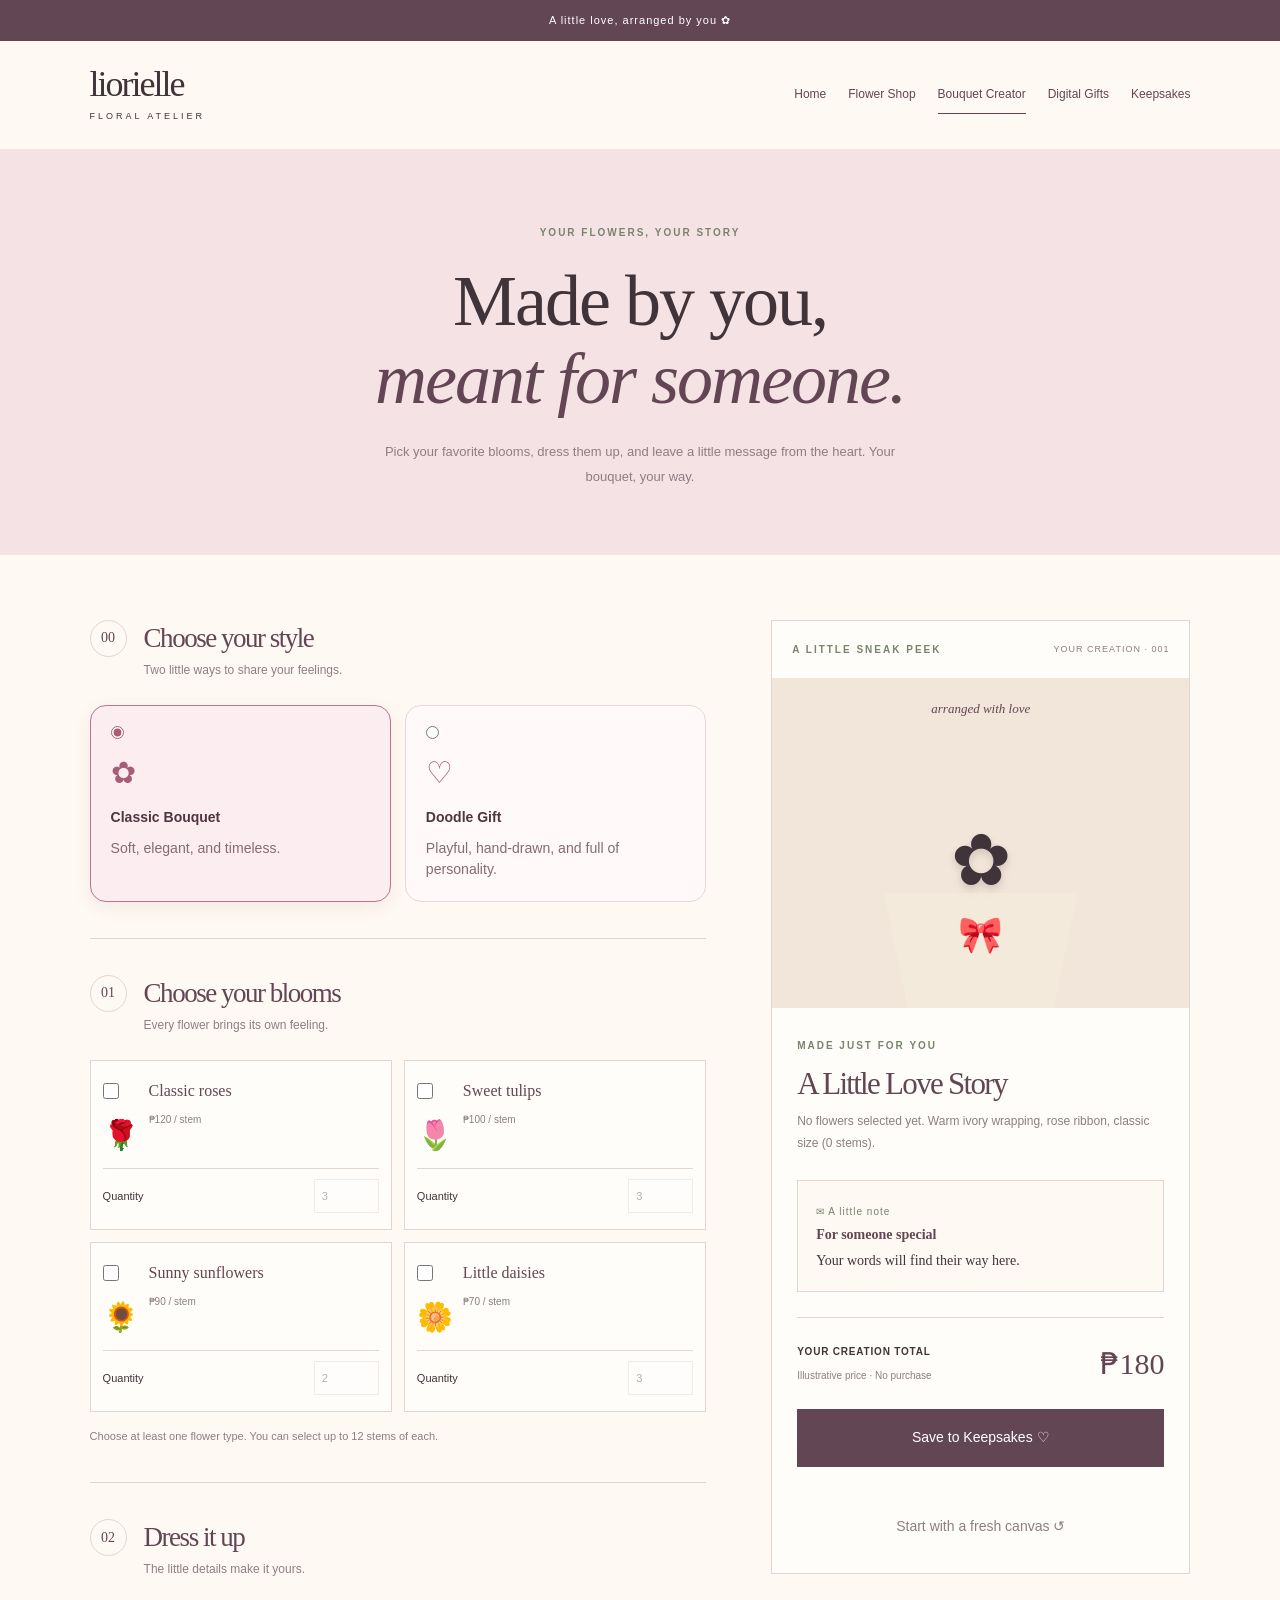
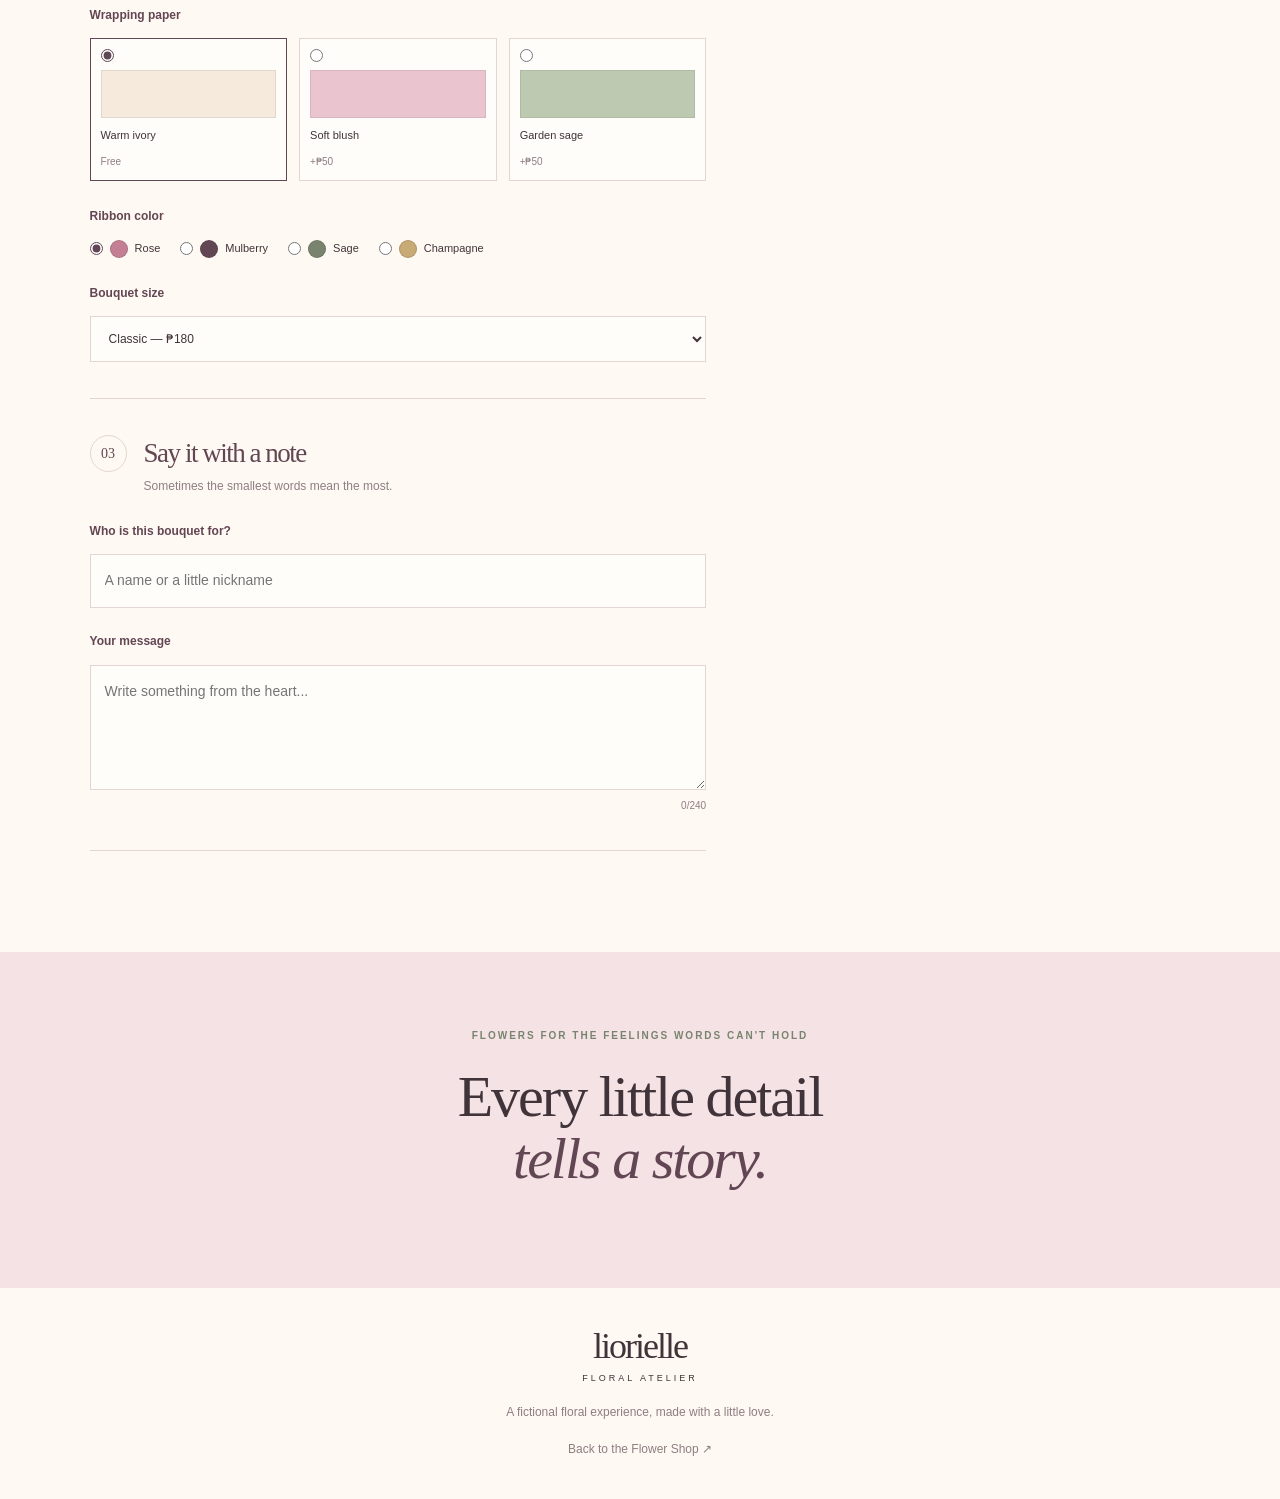
<file: create.html>
<!DOCTYPE html>
<html lang="en">
<head>
    <meta charset="UTF-8">
    <meta name="viewport" content="width=device-width, initial-scale=1.0">
    <meta name="theme-color" content="#F4E2E5">
    <meta name="description" content="Create a bouquet that feels like you at Liorielle Floral Atelier.">
    <title>Bouquet Creator — Liorielle Floral Atelier</title>
    <link rel="stylesheet" href="style.css">
    <script src="script.js" defer></script>
</head>

<body class="creator-page">
    <div class="creator-announcement">
        A little love, arranged by you ✿
    </div>

    <header class="creator-header">
        <a class="creator-logo" href="index.html">
            <span>liorielle</span>
            <small>FLORAL ATELIER</small>
        </a>

        <nav class="creator-nav" aria-label="Main navigation">
            <a href="index.html">Home</a>
            <a href="shop.html">Flower Shop</a>
            <a href="create.html" class="active" aria-current="page">Bouquet Creator</a>
            <a href="gifts.html">Digital Gifts</a>
            <a href="keepsakes.html">Keepsakes</a>
        </nav>
    </header>

    <main>
        <section class="creator-intro">
            <p class="creator-eyebrow">YOUR FLOWERS, YOUR STORY</p>
            <h1>Made by you,<br><em>meant for someone.</em></h1>
            <p>
                Pick your favorite blooms, dress them up, and leave a little
                message from the heart. Your bouquet, your way.
            </p>
        </section>

        <section class="creator-workspace">
            <div class="creator-options">

                <!-- STEP 00: Choose your bouquet style -->
                <section class="creator-step creator-style-step">
                    <div class="creator-step-heading">
                        <span class="creator-step-number">00</span>
                        <div>
                            <h2>Choose your style</h2>
                            <p>Two little ways to share your feelings.</p>
                        </div>
                    </div>

                    <div class="creator-style-options">
                        <label class="creator-style-option active">
                            <input
                                type="radio"
                                name="bouquet-style"
                                value="classic"
                                checked
                            >
                            <span class="creator-style-icon">✿</span>
                            <span class="creator-style-name">Classic Bouquet</span>
                            <span class="creator-style-description">
                                Soft, elegant, and timeless.
                            </span>
                        </label>

                        <label class="creator-style-option">
                            <input
                                type="radio"
                                name="bouquet-style"
                                value="doodle"
                            >
                            <span class="creator-style-icon">♡</span>
                            <span class="creator-style-name">Doodle Gift</span>
                            <span class="creator-style-description">
                                Playful, hand-drawn, and full of personality.
                            </span>
                        </label>
                    </div>
                </section>

                <!-- STEP 01: Choose your blooms -->
                <section class="creator-step">
                    <div class="creator-step-heading">
                        <span class="creator-step-number">01</span>
                        <div>
                            <h2>Choose your blooms</h2>
                            <p>Every flower brings its own feeling.</p>
                        </div>
                    </div>

                    <div class="creator-flower-options">
                        <label class="creator-flower-option">
                            <input type="checkbox" name="flower" value="rose">
                            <span class="creator-flower-emoji">🌹</span>
                            <span class="creator-flower-name">Classic roses</span>
                            <span class="creator-flower-price">₱120 / stem</span>
                            <span class="creator-quantity">
                                <span>Quantity</span>
                                <input type="number" name="qty-rose" min="1" max="12" value="3" disabled>
                            </span>
                        </label>

                        <label class="creator-flower-option">
                            <input type="checkbox" name="flower" value="tulip">
                            <span class="creator-flower-emoji">🌷</span>
                            <span class="creator-flower-name">Sweet tulips</span>
                            <span class="creator-flower-price">₱100 / stem</span>
                            <span class="creator-quantity">
                                <span>Quantity</span>
                                <input type="number" name="qty-tulip" min="1" max="12" value="3" disabled>
                            </span>
                        </label>

                        <label class="creator-flower-option">
                            <input type="checkbox" name="flower" value="sunflower">
                            <span class="creator-flower-emoji">🌻</span>
                            <span class="creator-flower-name">Sunny sunflowers</span>
                            <span class="creator-flower-price">₱90 / stem</span>
                            <span class="creator-quantity">
                                <span>Quantity</span>
                                <input type="number" name="qty-sunflower" min="1" max="12" value="2" disabled>
                            </span>
                        </label>

                        <label class="creator-flower-option">
                            <input type="checkbox" name="flower" value="daisy">
                            <span class="creator-flower-emoji">🌼</span>
                            <span class="creator-flower-name">Little daisies</span>
                            <span class="creator-flower-price">₱70 / stem</span>
                            <span class="creator-quantity">
                                <span>Quantity</span>
                                <input type="number" name="qty-daisy" min="1" max="12" value="3" disabled>
                            </span>
                        </label>
                    </div>

                    <p class="creator-hint">
                        Choose at least one flower type. You can select up to 12 stems of each.
                    </p>
                </section>

                <!-- STEP 02: Dress it up -->
                <section class="creator-step">
                    <div class="creator-step-heading">
                        <span class="creator-step-number">02</span>
                        <div>
                            <h2>Dress it up</h2>
                            <p>The little details make it yours.</p>
                        </div>
                    </div>

                    <fieldset class="creator-fieldset">
                        <legend>Wrapping paper</legend>
                        <div class="creator-swatches">
                            <label class="creator-swatch">
                                <input type="radio" name="wrapping" value="ivory" checked>
                                <span class="creator-swatch-color swatch-ivory"></span>
                                <span>Warm ivory</span>
                                <small>Free</small>
                            </label>

                            <label class="creator-swatch">
                                <input type="radio" name="wrapping" value="blush">
                                <span class="creator-swatch-color swatch-blush"></span>
                                <span>Soft blush</span>
                                <small>+₱50</small>
                            </label>

                            <label class="creator-swatch">
                                <input type="radio" name="wrapping" value="sage">
                                <span class="creator-swatch-color swatch-sage"></span>
                                <span>Garden sage</span>
                                <small>+₱50</small>
                            </label>
                        </div>
                    </fieldset>

                    <fieldset class="creator-fieldset">
                        <legend>Ribbon color</legend>
                        <div class="creator-ribbon-options">
                            <label>
                                <input type="radio" name="ribbon" value="rose" checked>
                                <span class="ribbon-rose"></span> Rose
                            </label>
                            <label>
                                <input type="radio" name="ribbon" value="mulberry">
                                <span class="ribbon-mulberry"></span> Mulberry
                            </label>
                            <label>
                                <input type="radio" name="ribbon" value="sage">
                                <span class="ribbon-sage"></span> Sage
                            </label>
                            <label>
                                <input type="radio" name="ribbon" value="gold">
                                <span class="ribbon-gold"></span> Champagne
                            </label>
                        </div>
                    </fieldset>

                    <label class="creator-select-label" for="bouquet-size">
                        Bouquet size
                    </label>
                    <select id="bouquet-size">
                        <option value="petite">Petite — ₱100</option>
                        <option value="classic" selected>Classic — ₱180</option>
                        <option value="grand">Grand — ₱300</option>
                    </select>
                </section>

                <!-- STEP 03: Add a personal note -->
                <section class="creator-step">
                    <div class="creator-step-heading">
                        <span class="creator-step-number">03</span>
                        <div>
                            <h2>Say it with a note</h2>
                            <p>Sometimes the smallest words mean the most.</p>
                        </div>
                    </div>

                    <label class="creator-select-label" for="note-recipient">
                        Who is this bouquet for?
                    </label>
                    <input
                        class="creator-text-input"
                        id="note-recipient"
                        type="text"
                        maxlength="60"
                        placeholder="A name or a little nickname"
                    >

                    <label class="creator-select-label" for="bouquet-note">
                        Your message
                    </label>
                    <textarea
                        class="creator-textarea"
                        id="bouquet-note"
                        maxlength="240"
                        rows="4"
                        placeholder="Write something from the heart..."
                    ></textarea>

                    <div class="creator-character-count">
                        <span id="note-count">0</span>/240
                    </div>
                </section>
            </div>

            <!-- Bouquet preview -->
            <aside class="creator-preview-panel">
                <div class="creator-preview-top">
                    <p class="creator-eyebrow">A LITTLE SNEAK PEEK</p>
                    <span>YOUR CREATION · 001</span>
                </div>

                <div
                    class="creator-preview-art"
                    id="creator-preview-art"
                    data-wrapping="ivory"
                >
                    <div class="creator-preview-caption">arranged with love</div>

                    <div class="creator-bouquet" id="creator-bouquet" aria-live="polite">
                        <span class="preview-flower">🌹</span>
                        <span class="preview-flower">🌹</span>
                        <span class="preview-flower">🌷</span>
                    </div>

                    <div class="creator-wrap-shape"></div>
                    <div class="creator-ribbon-bow" id="creator-ribbon-bow">🎀</div>
                </div>

                <div class="creator-preview-details">
                    <span class="creator-eyebrow">MADE JUST FOR YOU</span>
                    <h2 id="preview-title">A Little Love Story</h2>
                    <p id="preview-summary">
                        A thoughtful mix of your favorite blooms.
                    </p>

                    <div class="creator-note-preview">
                        <span>✉ A little note</span>
                        <p id="preview-recipient">For someone special</p>
                        <p id="preview-message">Your words will find their way here.</p>
                    </div>

                    <div class="creator-price-row">
                        <div>
                            <span>YOUR CREATION TOTAL</span>
                            <small>Illustrative price · No purchase</small>
                        </div>
                        <strong id="creator-total">₱640</strong>
                    </div>

                    <button class="creator-save-button" type="button" id="save-bouquet">
                        Save to Keepsakes ♡
                    </button>

                    <p
                        class="creator-save-status"
                        id="creator-save-status"
                        role="status"
                        aria-live="polite"
                    ></p>

                    <button class="creator-reset-button" type="button" id="reset-bouquet">
                        Start with a fresh canvas ↺
                    </button>
                </div>
            </aside>
        </section>

        <section class="creator-footer-note">
            <p class="creator-eyebrow">
                FLOWERS FOR THE FEELINGS WORDS CAN'T HOLD
            </p>
            <h2>Every little detail<br><em>tells a story.</em></h2>
        </section>
    </main>

    <footer class="creator-footer">
        <a class="creator-logo" href="index.html">
            <span>liorielle</span>
            <small>FLORAL ATELIER</small>
        </a>
        <p>A fictional floral experience, made with a little love.</p>
        <a href="shop.html">Back to the Flower Shop ↗</a>
    </footer>
</body>
</html>
</file>
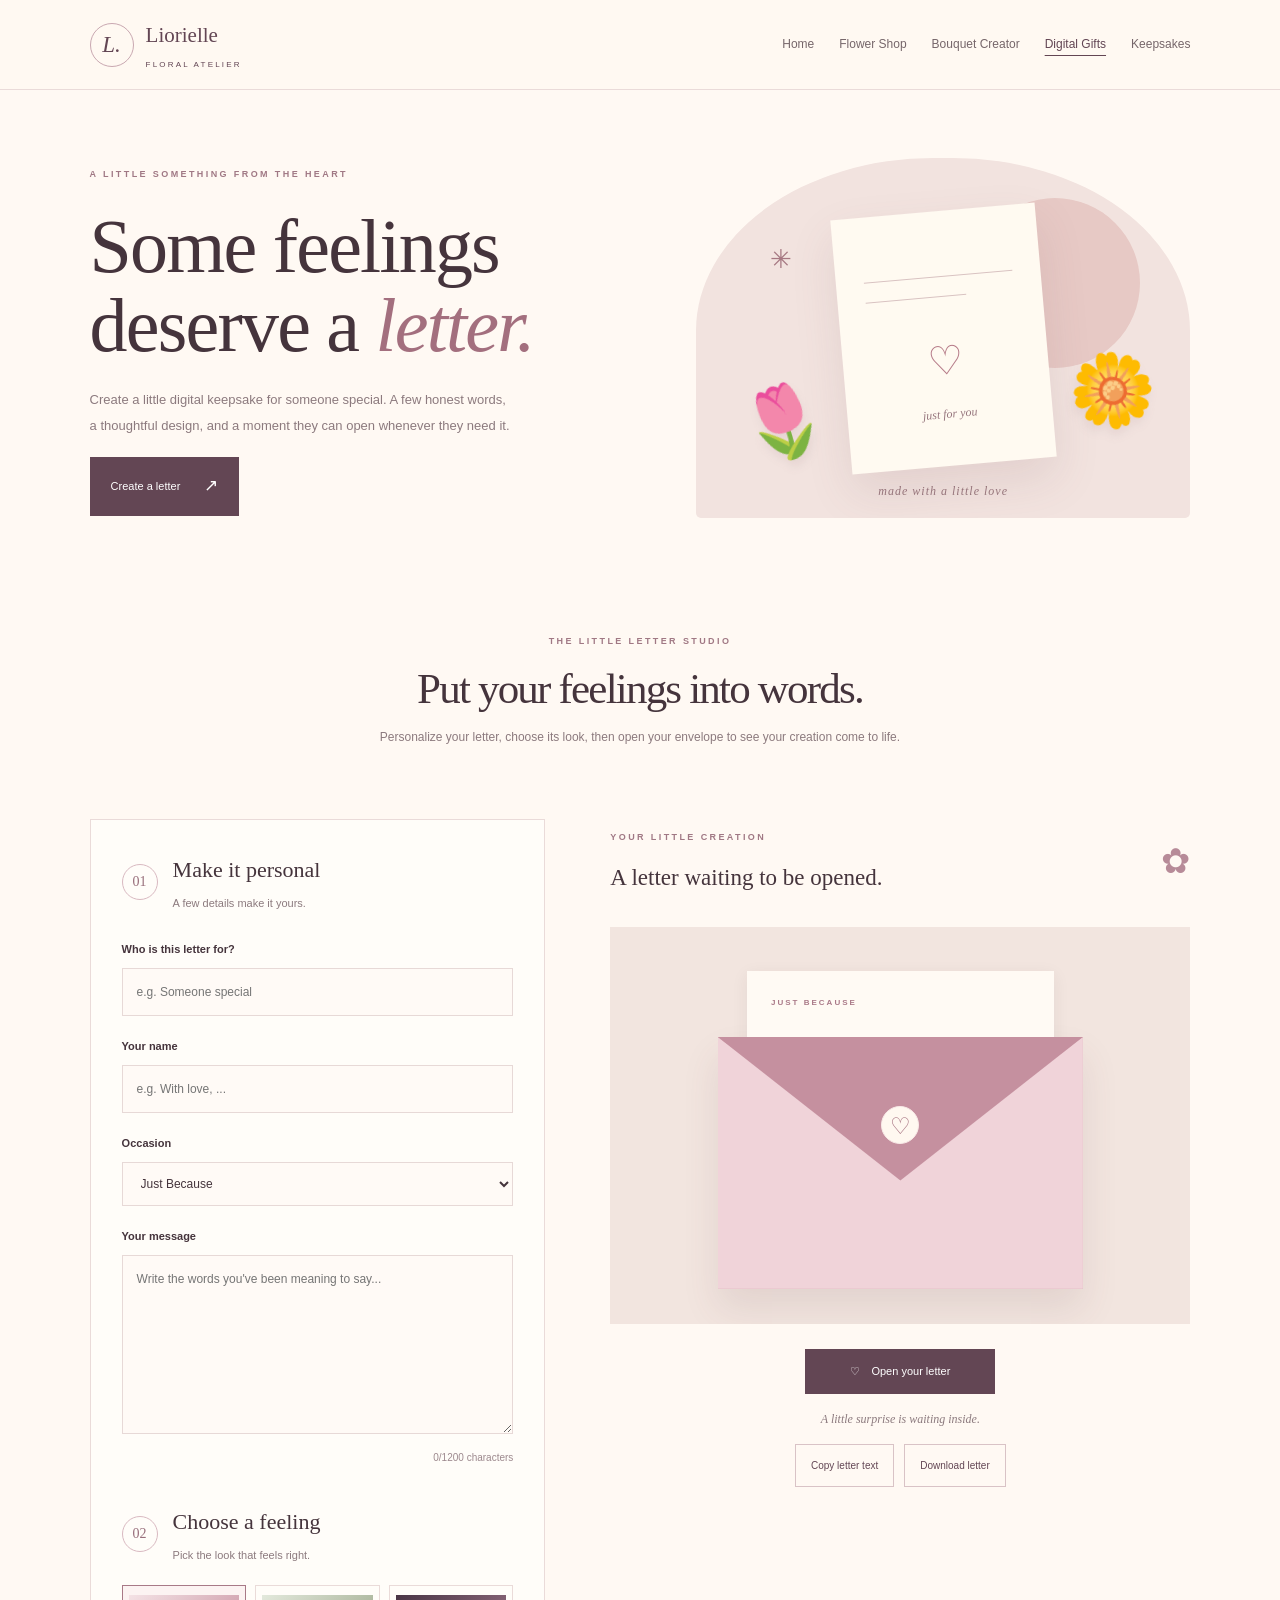
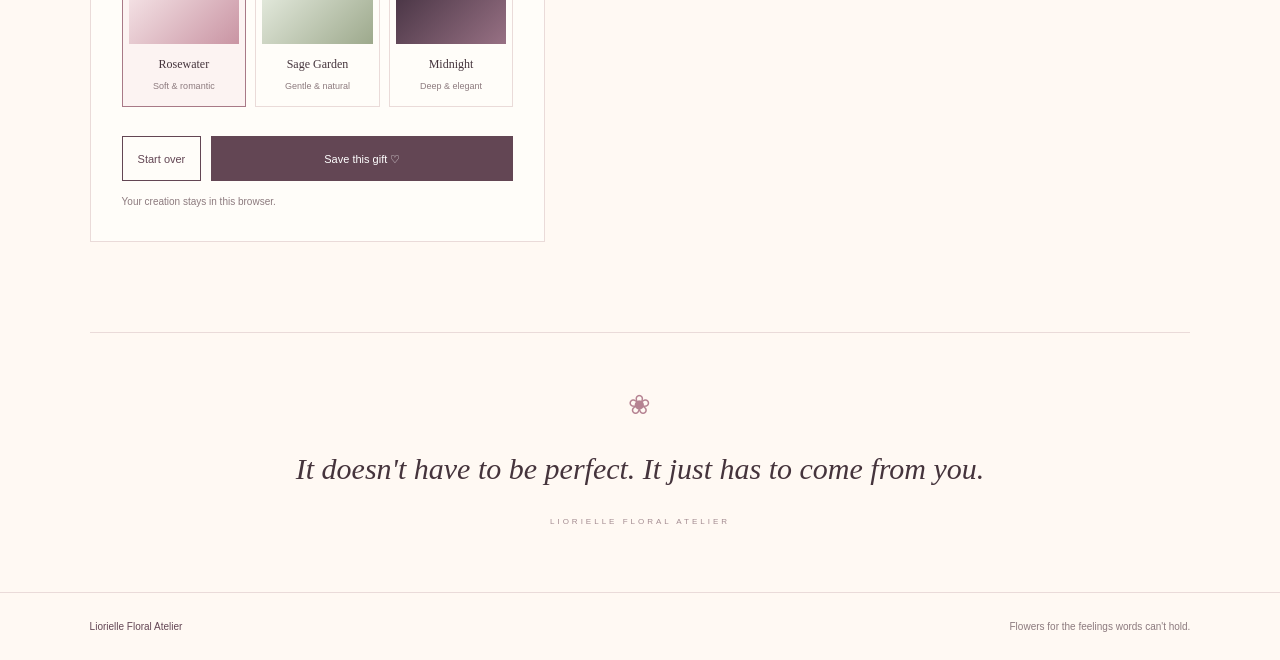
<file: gifts.html>
<!DOCTYPE html>
<html lang="en">
<head>
    <meta charset="UTF-8">
    <meta name="viewport" content="width=device-width, initial-scale=1.0">
    <meta name="theme-color" content="#F4E2E5">
    <title>Digital Gifts | Liorielle Floral Atelier</title>
    <link rel="stylesheet" href="style.css">
    <script src="script.js" defer></script>
</head>

<body class="gifts-page">

    <header class="gift-header">
        <a href="index.html" class="gift-brand">
            <span class="gift-brand-mark">L.</span>
            <span>
                <strong>Liorielle</strong>
                <small>FLORAL ATELIER</small>
            </span>
        </a>

        <nav class="gift-nav">
            <a href="index.html">Home</a>
            <a href="shop.html">Flower Shop</a>
            <a href="create.html">Bouquet Creator</a>
            <a href="gifts.html" class="active">Digital Gifts</a>
            <a href="keepsakes.html">Keepsakes</a>
        </nav>
    </header>

    <main class="digital-gifts">

        <section class="gift-hero">
            <div class="gift-hero-copy">
                <span class="gift-eyebrow">A LITTLE SOMETHING FROM THE HEART</span>

                <h1>Some feelings<br>
                    deserve a <em>letter.</em>
                </h1>

                <p>
                    Create a little digital keepsake for someone special.
                    A few honest words, a thoughtful design, and a moment
                    they can open whenever they need it.
                </p>

                <a href="#letter-studio" class="gift-primary-link">
                    Create a letter <span>↗</span>
                </a>
            </div>

            <div class="gift-hero-art" aria-label="Decorative illustration of flowers and a letter">
                <div class="gift-art-sun"></div>
                <span class="gift-art-sparkle sparkle-one">✳</span>
                <span class="gift-art-sparkle sparkle-two">✦</span>

                <div class="gift-art-flower flower-left">🌷</div>
                <div class="gift-art-flower flower-right">🌼</div>

                <div class="gift-art-letter">
                    <span class="art-letter-line"></span>
                    <span class="art-letter-line short"></span>
                    <span class="art-letter-heart">♡</span>
                    <span class="art-letter-caption">just for you</span>
                </div>

                <span class="gift-art-caption">made with a little love</span>
            </div>
        </section>

        <section class="gift-intro" id="letter-studio">
            <span class="gift-eyebrow">THE LITTLE LETTER STUDIO</span>
            <h2>Put your feelings into words.</h2>
            <p>
                Personalize your letter, choose its look, then open your
                envelope to see your creation come to life.
            </p>
        </section>

        <section class="gift-workspace">

            <div class="gift-editor">

                <div class="gift-section-heading">
                    <span class="gift-step">01</span>
                    <div>
                        <h3>Make it personal</h3>
                        <p>A few details make it yours.</p>
                    </div>
                </div>

                <label class="gift-field">
                    <span>Who is this letter for?</span>
                    <input
                        type="text"
                        id="gift-recipient"
                        maxlength="50"
                        placeholder="e.g. Someone special"
                    >
                </label>

                <label class="gift-field">
                    <span>Your name</span>
                    <input
                        type="text"
                        id="gift-sender"
                        maxlength="40"
                        placeholder="e.g. With love, ..."
                    >
                </label>

                <label class="gift-field">
                    <span>Occasion</span>
                    <select id="gift-occasion">
                        <option value="Just Because">Just Because</option>
                        <option value="Birthday Wishes">Birthday Wishes</option>
                        <option value="A Little Thank You">A Little Thank You</option>
                        <option value="With Love">With Love</option>
                        <option value="I'm Sorry">I'm Sorry</option>
                        <option value="Congratulations">Congratulations</option>
                        <option value="Words of Encouragement">Words of Encouragement</option>
                    </select>
                </label>

                <label class="gift-field">
                    <span>Your message</span>
                    <textarea
                        id="gift-message"
                        rows="7"
                        maxlength="1200"
                        placeholder="Write the words you've been meaning to say..."
                    ></textarea>
                    <small class="gift-character-count">
                        <span id="gift-char-count">0</span>/1200 characters
                    </small>
                </label>

                <div class="gift-section-heading theme-heading">
                    <span class="gift-step">02</span>
                    <div>
                        <h3>Choose a feeling</h3>
                        <p>Pick the look that feels right.</p>
                    </div>
                </div>

                <div class="gift-themes">
                    <button
                        type="button"
                        class="gift-theme-option selected"
                        data-theme="rosewater"
                        aria-pressed="true"
                    >
                        <span class="theme-swatch rosewater-swatch"></span>
                        <span>Rosewater</span>
                        <small>Soft & romantic</small>
                    </button>

                    <button
                        type="button"
                        class="gift-theme-option"
                        data-theme="sage"
                        aria-pressed="false"
                    >
                        <span class="theme-swatch sage-swatch"></span>
                        <span>Sage Garden</span>
                        <small>Gentle & natural</small>
                    </button>

                    <button
                        type="button"
                        class="gift-theme-option"
                        data-theme="midnight"
                        aria-pressed="false"
                    >
                        <span class="theme-swatch midnight-swatch"></span>
                        <span>Midnight</span>
                        <small>Deep & elegant</small>
                    </button>
                </div>

                <div class="gift-editor-actions">
                    <button type="button" id="gift-reset" class="gift-secondary-btn">
                        Start over
                    </button>

                    <button type="button" id="gift-save" class="gift-save-btn">
                        Save this gift ♡
                    </button>
                </div>

                <p class="gift-save-note" id="gift-save-status" aria-live="polite">
                    Your creation stays in this browser.
                </p>
            </div>

            <div class="gift-preview-column">
                <div class="gift-preview-heading">
                    <div>
                        <span class="gift-eyebrow">YOUR LITTLE CREATION</span>
                        <h3>A letter waiting to be opened.</h3>
                    </div>
                    <span class="gift-preview-flower">✿</span>
                </div>

                <div class="gift-envelope-stage" id="gift-envelope-stage">
                    <div
                        class="gift-envelope gift-theme-rosewater"
                        id="gift-envelope"
                    >
                        <div class="gift-envelope-back"></div>

                        <div class="gift-letter" id="gift-letter">
                            <div class="gift-letter-inner">
                                <span class="preview-occasion" id="preview-occasion">
                                    JUST BECAUSE
                                </span>

                                <h3 id="preview-title">Dear Someone Special,</h3>

                                <div class="preview-message" id="preview-message">
                                    <p>Your words will appear here.</p>
                                </div>

                                <div class="preview-signature">
                                    <span>With love,</span>
                                    <strong id="preview-sender">Someone who cares ♡</strong>
                                </div>

                                <span class="preview-letter-flower">❀</span>
                            </div>
                        </div>

                        <div class="gift-envelope-pocket"></div>
                        <div class="gift-envelope-flap"></div>
                        <div class="gift-envelope-seal">♡</div>
                    </div>
                </div>

                <div class="gift-preview-controls">
                    <button type="button" id="gift-open-envelope" class="gift-open-btn">
                        <span>♡</span> Open your letter
                    </button>

                    <button
                        type="button"
                        id="gift-close-envelope"
                        class="gift-close-btn"
                        hidden
                    >
                        Close letter
                    </button>
                </div>

                <p class="gift-preview-hint" id="gift-preview-hint" aria-live="polite">
                    A little surprise is waiting inside.
                </p>

                <div class="gift-copy-area">
                    <button type="button" id="gift-copy-message" class="gift-copy-btn">
                        Copy letter text
                    </button>

                    <button type="button" id="gift-download" class="gift-copy-btn">
                        Download letter
                    </button>
                </div>
            </div>

        </section>

        <section class="gift-bottom-note">
            <span>❀</span>
            <p>
                It doesn't have to be perfect.
                It just has to come from you.
            </p>
            <small>LIORIELLE FLORAL ATELIER</small>
        </section>

    </main>

    <footer class="gift-footer">
        <a href="index.html">Liorielle Floral Atelier</a>
        <span>Flowers for the feelings words can't hold.</span>
    </footer>

</body>
</html>
</file>
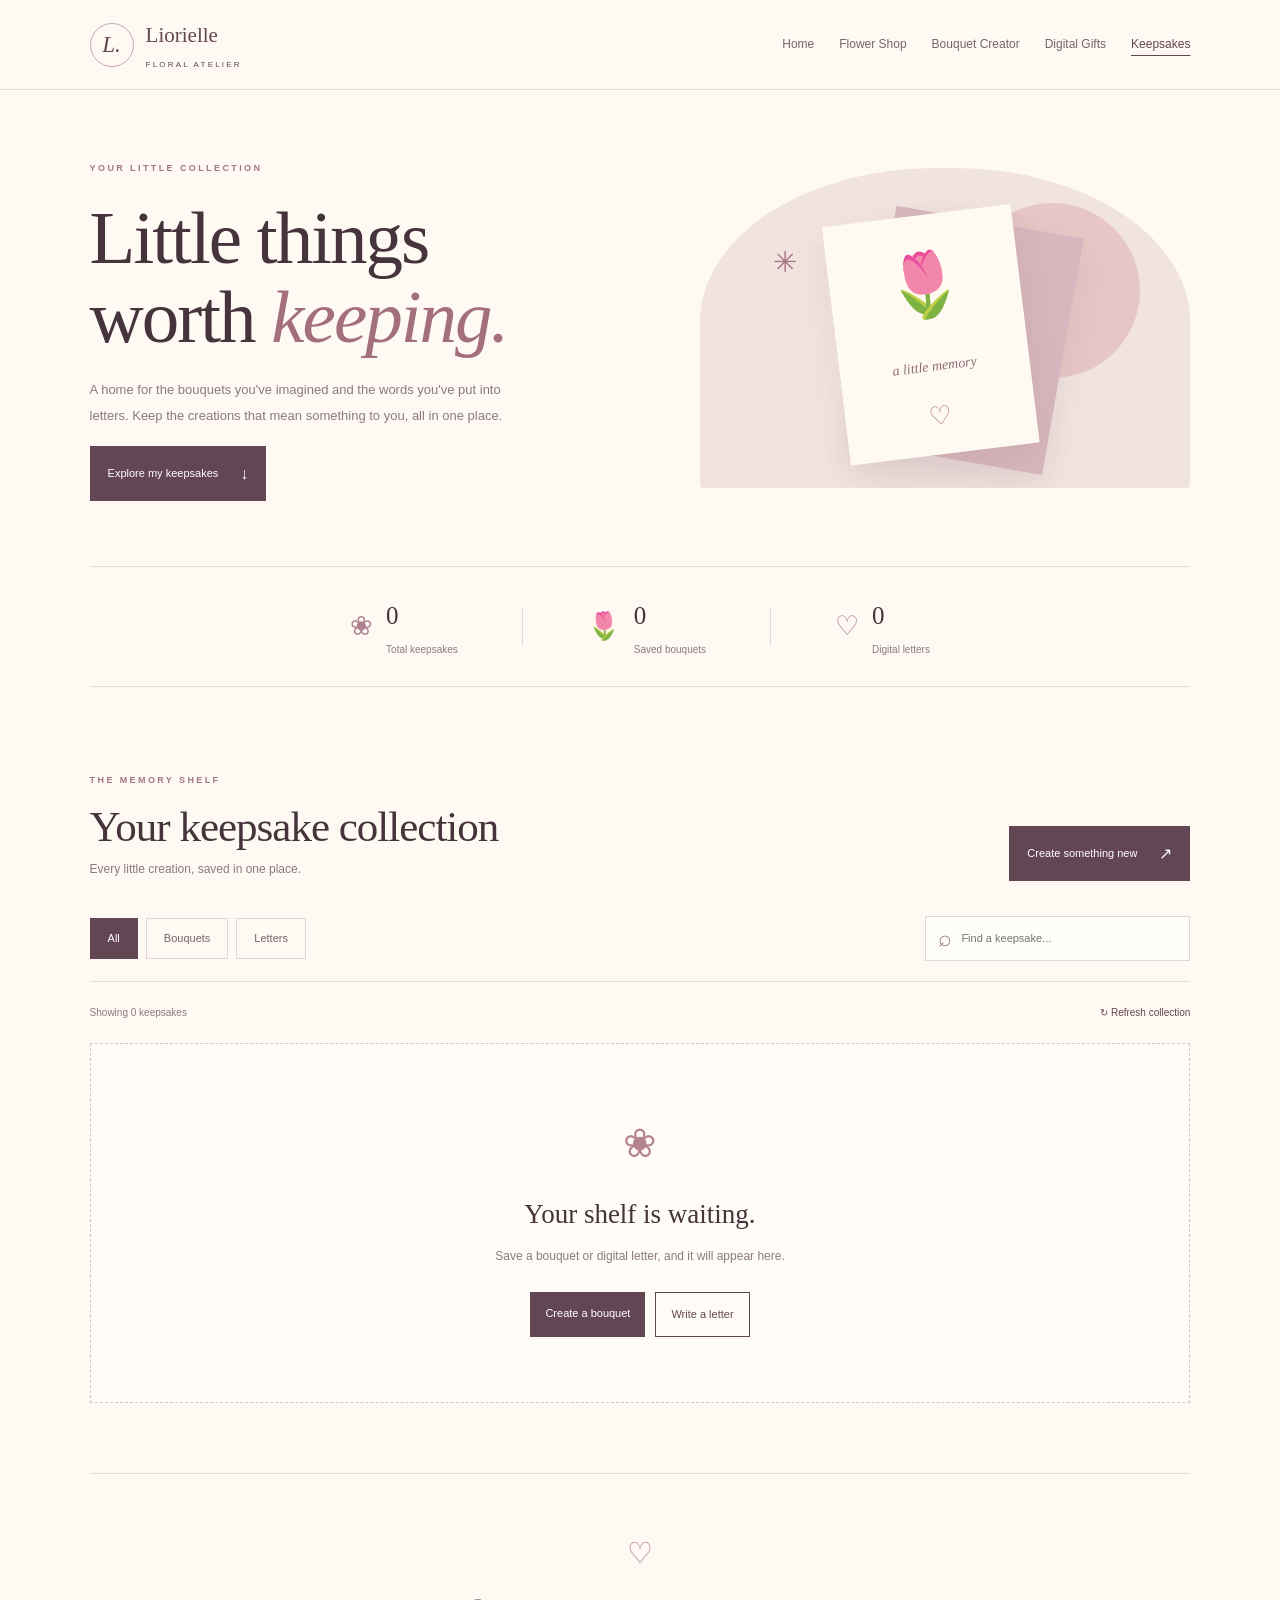
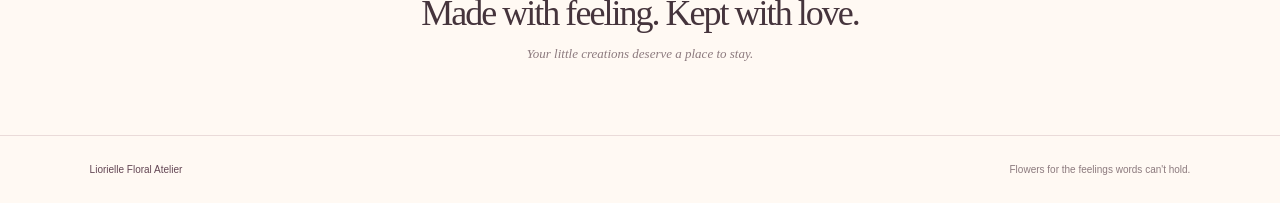
<file: keepsakes.html>
<!DOCTYPE html>
<html lang="en">
<head>
    <meta charset="UTF-8">
    <meta name="viewport" content="width=device-width, initial-scale=1.0">
    <meta name="theme-color" content="#F4E2E5">
    <title>My Keepsakes | Liorielle Floral Atelier</title>
    <link rel="stylesheet" href="style.css">
    <script src="script.js" defer></script>
</head>

<body class="keepsakes-page">

    <header class="keepsake-header">
        <a href="index.html" class="keepsake-brand">
            <span class="keepsake-brand-mark">L.</span>
            <span>
                <strong>Liorielle</strong>
                <small>FLORAL ATELIER</small>
            </span>
        </a>

        <nav class="keepsake-nav">
            <a href="index.html">Home</a>
            <a href="shop.html">Flower Shop</a>
            <a href="create.html">Bouquet Creator</a>
            <a href="gifts.html">Digital Gifts</a>
            <a href="keepsakes.html" class="active">Keepsakes</a>
        </nav>
    </header>

    <main class="keepsakes-main">

        <section class="keepsake-hero">
            <div class="keepsake-hero-copy">
                <span class="keepsake-eyebrow">YOUR LITTLE COLLECTION</span>
                <h1>Little things<br>worth <em>keeping.</em></h1>
                <p>
                    A home for the bouquets you've imagined and the words
                    you've put into letters. Keep the creations that mean
                    something to you, all in one place.
                </p>

                <a href="#keepsake-library" class="keepsake-hero-link">
                    Explore my keepsakes <span>↓</span>
                </a>
            </div>

            <div class="keepsake-hero-art" aria-hidden="true">
                <div class="keepsake-art-circle"></div>
                <div class="keepsake-art-card keepsake-art-card-back">
                    <span>with love</span>
                    <span>♡</span>
                </div>
                <div class="keepsake-art-card keepsake-art-card-front">
                    <span class="keepsake-art-flower">🌷</span>
                    <span class="keepsake-art-caption">a little memory</span>
                    <span class="keepsake-art-heart">♡</span>
                </div>
                <span class="keepsake-art-sparkle">✳</span>
            </div>
        </section>

        <section class="keepsake-summary" aria-label="Collection summary">
            <div class="keepsake-summary-item">
                <span class="keepsake-summary-icon">❀</span>
                <div>
                    <strong id="keepsake-total-count">0</strong>
                    <span>Total keepsakes</span>
                </div>
            </div>

            <div class="keepsake-summary-divider"></div>

            <div class="keepsake-summary-item">
                <span class="keepsake-summary-icon">🌷</span>
                <div>
                    <strong id="keepsake-bouquet-count">0</strong>
                    <span>Saved bouquets</span>
                </div>
            </div>

            <div class="keepsake-summary-divider"></div>

            <div class="keepsake-summary-item">
                <span class="keepsake-summary-icon">♡</span>
                <div>
                    <strong id="keepsake-letter-count">0</strong>
                    <span>Digital letters</span>
                </div>
            </div>
        </section>

        <section class="keepsake-library" id="keepsake-library">
            <div class="keepsake-library-heading">
                <div>
                    <span class="keepsake-eyebrow">THE MEMORY SHELF</span>
                    <h2>Your keepsake collection</h2>
                    <p>Every little creation, saved in one place.</p>
                </div>

                <a href="create.html" class="keepsake-create-link">
                    Create something new <span>↗</span>
                </a>
            </div>

            <div class="keepsake-toolbar">
                <div class="keepsake-filters" role="group" aria-label="Filter keepsakes">
                    <button type="button" class="keepsake-filter active"
                        data-filter="all" aria-pressed="true">All</button>

                    <button type="button" class="keepsake-filter"
                        data-filter="bouquet" aria-pressed="false">Bouquets</button>

                    <button type="button" class="keepsake-filter"
                        data-filter="letter" aria-pressed="false">Letters</button>
                </div>

                <label class="keepsake-search">
                    <span aria-hidden="true">⌕</span>
                    <input
                        type="search"
                        id="keepsake-search"
                        placeholder="Find a keepsake..."
                        aria-label="Search keepsakes"
                    >
                </label>
            </div>

            <div class="keepsake-results-line">
                <span id="keepsake-results-count">Showing 0 keepsakes</span>
                <button type="button" id="keepsake-refresh" class="keepsake-refresh">
                    ↻ Refresh collection
                </button>
            </div>

            <div class="keepsake-grid" id="keepsake-grid" aria-live="polite"></div>

            <div class="keepsake-empty" id="keepsake-empty" hidden>
                <span class="keepsake-empty-icon">❀</span>
                <h3 id="keepsake-empty-title">Your shelf is waiting.</h3>
                <p id="keepsake-empty-message">
                    Save a bouquet or digital letter, and it'll appear here.
                </p>
                <div class="keepsake-empty-actions">
                    <a href="create.html">Create a bouquet</a>
                    <a href="gifts.html">Write a letter</a>
                </div>
            </div>
        </section>

        <section class="keepsake-note">
            <span>♡</span>
            <h2>Made with feeling. Kept with love.</h2>
            <p>
                Your little creations deserve a place to stay.
            </p>
        </section>

    </main>

    <footer class="keepsake-footer">
        <a href="index.html">Liorielle Floral Atelier</a>
        <span>Flowers for the feelings words can't hold.</span>
    </footer>

    <dialog id="keepsake-detail-dialog" class="keepsake-dialog">
        <div class="keepsake-dialog-inner">
            <button
                type="button"
                class="keepsake-dialog-close"
                id="keepsake-detail-close"
                aria-label="Close details"
            >×</button>

            <span class="keepsake-eyebrow" id="keepsake-detail-type">
                A LITTLE KEEPSAKE
            </span>

            <h2 id="keepsake-detail-title">Your creation</h2>

            <div id="keepsake-detail-content" class="keepsake-detail-content"></div>

            <div class="keepsake-dialog-actions">
                <button type="button" id="keepsake-detail-copy" hidden>
                    Copy letter text
                </button>
                <button type="button" id="keepsake-detail-remove" class="danger">
                    Remove keepsake
                </button>
            </div>

            <p id="keepsake-detail-status" aria-live="polite"></p>
        </div>
    </dialog>

</body>
</html>
</file>
<file: style.css>
/* =========================================
   LIORIELLE FLORAL ATELIER
   01. Colors, typography and foundations
========================================= */

:root {
    --rosewater: #F4E2E5;
    --rose-deep: #E8C9D0;
    --ivory: #FFF9F3;
    --sage: #DDE4D5;
    --sage-deep: #66735D;
    --mulberry: #634654;
    --ink: #3F3439;
    --muted: #8B7C80;
    --white: #FFFFFF;
    --line: rgba(99, 70, 84, 0.18);

    --serif: "Playfair Display", Georgia, serif;
    --sans: "DM Sans", Arial, sans-serif;

    --page-width: 1440px;
    --page-gutter: clamp(22px, 6.5vw, 100px);
}

* {
    box-sizing: border-box;
    margin: 0;
    padding: 0;
}

html {
    scroll-behavior: smooth;
    scroll-padding-top: 100px;
}

body {
    background: var(--ivory);
    color: var(--ink);
    font-family: var(--sans);
    font-size: 14px;
    line-height: 1.7;
    -webkit-font-smoothing: antialiased;
}

body,
button,
a {
    -webkit-tap-highlight-color: transparent;
}

a {
    color: inherit;
    text-decoration: none;
}

button {
    color: inherit;
    font: inherit;
}

img {
    display: block;
    width: 100%;
}

::selection {
    background: var(--rose-deep);
    color: var(--mulberry);
}

:focus-visible {
    outline: 2px solid var(--mulberry);
    outline-offset: 4px;
}

.announcement {
    display: flex;
    justify-content: center;
    align-items: center;
    gap: 10px;
    min-height: 33px;
    padding: 5px 15px;
    background: var(--mulberry);
    color: var(--ivory);
    font-size: 10px;
    letter-spacing: 0.08em;
    text-align: center;
}

.announcement span {
    color: var(--rosewater);
}

/* =========================================
   02. Header and navigation
========================================= */

.site-header {
    position: relative;
    z-index: 10;
    display: grid;
    grid-template-columns: 1fr auto 1fr;
    align-items: center;
    gap: 25px;
    width: 100%;
    max-width: var(--page-width);
    min-height: 98px;
    margin: 0 auto;
    padding: 18px var(--page-gutter);
    background: var(--ivory);
}

.brand {
    display: inline-flex;
    flex-direction: column;
    align-items: flex-start;
    justify-self: start;
    width: fit-content;
    line-height: 1;
}

.brand-name {
    color: var(--mulberry);
    font-family: var(--serif);
    font-size: 34px;
    letter-spacing: -0.065em;
}

.brand-subtitle {
    margin-top: 8px;
    color: var(--muted);
    font-size: 8px;
    font-weight: 600;
    letter-spacing: 0.29em;
}

.main-nav {
    display: flex;
    align-items: center;
    justify-content: center;
    gap: clamp(15px, 2.2vw, 32px);
    white-space: nowrap;
}

.nav-link {
    position: relative;
    padding: 8px 0;
    color: #71636A;
    font-size: 11px;
    transition: color 0.25s ease;
}

.nav-link::after {
    position: absolute;
    right: 0;
    bottom: 2px;
    left: 0;
    height: 1px;
    background: var(--mulberry);
    content: "";
    transform: scaleX(0);
    transform-origin: left;
    transition: transform 0.25s ease;
}

.nav-link:hover,
.nav-link.active {
    color: var(--mulberry);
}

.nav-link:hover::after,
.nav-link.active::after {
    transform: scaleX(1);
}

.header-cta {
    display: inline-flex;
    justify-self: end;
    align-items: center;
    gap: 14px;
    padding: 12px 17px;
    border: 1px solid var(--line);
    color: var(--mulberry);
    font-size: 10px;
    transition: background 0.25s ease, color 0.25s ease;
}

.header-cta:hover {
    background: var(--mulberry);
    color: var(--ivory);
}

.header-cta span,
.button span {
    font-size: 15px;
}

.menu-toggle {
    display: none;
    width: 42px;
    height: 42px;
    border: 1px solid var(--line);
    background: transparent;
    cursor: pointer;
}

.menu-toggle span {
    display: block;
    width: 17px;
    height: 1px;
    margin: 5px auto;
    background: var(--mulberry);
    transition: transform 0.2s ease;
}

.menu-toggle[aria-expanded="true"] span:first-child {
    transform: translateY(3px) rotate(45deg);
}

.menu-toggle[aria-expanded="true"] span:last-child {
    transform: translateY(-3px) rotate(-45deg);
}

/* =========================================
   03. Reusable text and buttons
========================================= */

.eyebrow {
    display: inline-flex;
    align-items: center;
    gap: 11px;
    color: var(--sage-deep);
    font-size: 9px;
    font-weight: 600;
    letter-spacing: 0.17em;
    line-height: 1.7;
}

.eyebrow-line {
    display: inline-block;
    width: 26px;
    height: 1px;
    background: var(--sage-deep);
}

h1,
h2,
h3,
h4 {
    font-weight: 400;
}

h1,
h2 {
    font-family: var(--serif);
    letter-spacing: -0.055em;
    line-height: 1.12;
}

h1 em,
h2 em {
    color: var(--mulberry);
    font-weight: 400;
}

.button {
    display: inline-flex;
    justify-content: center;
    align-items: center;
    gap: 22px;
    min-height: 52px;
    padding: 0 23px;
    font-size: 11px;
    transition:
        background 0.25s ease,
        color 0.25s ease,
        border-color 0.25s ease,
        transform 0.25s ease;
}

.button:hover {
    transform: translateY(-2px);
}

.button-dark {
    background: var(--mulberry);
    color: var(--ivory);
}

.button-dark:hover {
    background: #4D3542;
}

.button-outline {
    border: 1px solid var(--mulberry);
    color: var(--mulberry);
}

.button-outline:hover {
    background: var(--mulberry);
    color: var(--ivory);
}

.text-link {
    display: inline-flex;
    align-items: center;
    gap: 12px;
    color: var(--mulberry);
    font-size: 11px;
}

.text-link span {
    transition: transform 0.25s ease;
}

.text-link:hover span {
    transform: translateY(4px);
}

/* =========================================
   04. Homepage hero
========================================= */

.hero {
    position: relative;
    display: grid;
    grid-template-columns: 0.94fr 1.06fr;
    align-items: center;
    gap: clamp(35px, 6vw, 95px);
    max-width: var(--page-width);
    min-height: 620px;
    margin: 0 auto;
    padding: 55px var(--page-gutter) 85px;
    overflow: hidden;
}

.hero-copy {
    position: relative;
    z-index: 2;
    padding-bottom: 15px;
    animation: appear-up 0.8s ease both;
}

.hero h1 {
    margin-top: 28px;
    color: var(--ink);
    font-size: clamp(48px, 5.2vw, 76px);
    font-weight: 400;
    line-height: 1.1;
}

.hero h1 em {
    font-style: italic;
}

.hero-description {
    max-width: 370px;
    margin-top: 25px;
    color: #817379;
    font-size: 13px;
    line-height: 2;
}

.hero-actions {
    display: flex;
    flex-wrap: wrap;
    align-items: center;
    gap: 24px;
    margin-top: 31px;
}

.hero-note {
    display: flex;
    align-items: center;
    gap: 14px;
    margin-top: 52px;
}

.note-flower {
    display: grid;
    width: 39px;
    height: 39px;
    place-items: center;
    border: 1px solid var(--line);
    border-radius: 50%;
    color: var(--mulberry);
    font-size: 19px;
}

.hero-note p {
    color: var(--mulberry);
    font-family: var(--serif);
    font-size: 12px;
    line-height: 1.6;
}

.hero-note p span {
    color: var(--muted);
    font-family: var(--sans);
    font-size: 9px;
}

.hero-art {
    position: relative;
    justify-self: end;
    width: 100%;
    max-width: 510px;
    padding: 0 15px 20px 0;
    animation: appear-up 1s 0.12s ease both;
}

.hero-art-frame {
    position: relative;
    height: clamp(390px, 42vw, 535px);
    overflow: hidden;
    background: var(--rosewater);
}

.hero-image {
    height: 100%;
    object-fit: cover;
    object-position: center;
    transition: transform 1s cubic-bezier(0.2, 0.7, 0.2, 1);
}

.hero-art:hover .hero-image {
    transform: scale(1.035);
}

.image-wash {
    position: absolute;
    inset: 0;
    background: linear-gradient(
        180deg,
        transparent 65%,
        rgba(44, 31, 36, 0.4) 100%
    );
    pointer-events: none;
}

.image-caption {
    position: absolute;
    right: 22px;
    bottom: 18px;
    left: 22px;
    display: flex;
    justify-content: space-between;
    color: var(--white);
    font-size: 8px;
    letter-spacing: 0.16em;
}

.floating-seal {
    position: absolute;
    top: 34px;
    left: -36px;
    display: flex;
    flex-direction: column;
    justify-content: center;
    align-items: center;
    gap: 5px;
    width: 93px;
    height: 93px;
    border: 1px solid rgba(99, 70, 84, 0.45);
    border-radius: 50%;
    background: var(--ivory);
    color: var(--mulberry);
    transform: rotate(-10deg);
}

.seal-top,
.seal-bottom {
    font-size: 7px;
    font-weight: 600;
    letter-spacing: 0.14em;
}

.seal-flower {
    font-size: 23px;
    line-height: 1;
}

.hero-sparkle {
    position: absolute;
    z-index: 2;
    color: var(--mulberry);
}

.sparkle-one {
    top: 4px;
    right: 28px;
    font-size: 27px;
}

.sparkle-two {
    bottom: 52px;
    left: -25px;
    font-size: 25px;
}

.hero-side-note {
    position: absolute;
    right: -27px;
    bottom: 85px;
    color: var(--muted);
    font-family: var(--serif);
    font-size: 11px;
    font-style: italic;
    writing-mode: vertical-rl;
}

.hero-index {
    position: absolute;
    bottom: 28px;
    left: var(--page-gutter);
    color: #9B8D91;
    font-size: 8px;
    letter-spacing: 0.19em;
}

/* =========================================
   05. Moving-feel introduction strip
========================================= */

.intro-strip {
    display: flex;
    flex-wrap: wrap;
    justify-content: center;
    align-items: center;
    gap: clamp(14px, 3.2vw, 48px);
    min-height: 84px;
    padding: 18px var(--page-gutter);
    border-top: 1px solid var(--line);
    border-bottom: 1px solid var(--line);
    background: #FBF1ED;
    color: var(--mulberry);
    font-family: var(--serif);
    font-size: clamp(12px, 1.3vw, 16px);
    font-style: italic;
    text-align: center;
}

.strip-flower {
    color: #B28A98;
    font-family: var(--sans);
    font-size: 13px;
}

/* =========================================
   06. Three category cards
========================================= */

.section-pad {
    padding: 105px var(--page-gutter);
}

.world-section {
    max-width: var(--page-width);
    margin: 0 auto;
}

.section-heading {
    display: flex;
    justify-content: space-between;
    align-items: end;
    gap: 35px;
    margin-bottom: 43px;
}

.section-heading h2 {
    margin-top: 17px;
    font-size: clamp(34px, 4vw, 50px);
}

.section-heading h2 em {
    font-style: italic;
}

.section-heading > p {
    max-width: 310px;
    padding-bottom: 5px;
    color: var(--muted);
    font-size: 12px;
    line-height: 1.9;
}

.category-grid {
    display: grid;
    grid-template-columns: repeat(3, minmax(0, 1fr));
    gap: 24px;
}

.category-card {
    display: block;
    min-width: 0;
}

.category-image {
    position: relative;
    height: clamp(220px, 29vw, 365px);
    overflow: hidden;
    background: var(--rosewater);
}

.category-image img {
    height: 100%;
    object-fit: cover;
    transition: transform 0.7s cubic-bezier(0.2, 0.7, 0.2, 1);
}

.category-card:hover .category-image img {
    transform: scale(1.06);
}

.category-number {
    position: absolute;
    top: 15px;
    left: 15px;
    display: grid;
    width: 33px;
    height: 33px;
    place-items: center;
    border: 1px solid rgba(255, 249, 243, 0.75);
    border-radius: 50%;
    background: rgba(255, 249, 243, 0.83);
    color: var(--mulberry);
    font-size: 9px;
}

.category-info {
    display: flex;
    justify-content: space-between;
    align-items: center;
    gap: 12px;
    padding: 18px 0;
    border-bottom: 1px solid var(--line);
}

.category-info h3 {
    color: var(--mulberry);
    font-family: var(--serif);
    font-size: 21px;
    letter-spacing: -0.025em;
}

.category-info p {
    margin-top: 4px;
    color: var(--muted);
    font-size: 10px;
}

.round-arrow {
    display: grid;
    flex: 0 0 auto;
    width: 35px;
    height: 35px;
    place-items: center;
    border: 1px solid var(--line);
    border-radius: 50%;
    color: var(--mulberry);
    transition:
        background 0.25s ease,
        color 0.25s ease,
        transform 0.25s ease;
}

.category-card:hover .round-arrow {
    background: var(--mulberry);
    color: var(--ivory);
    transform: rotate(45deg);
}

/* =========================================
   07. Featured story
========================================= */

.featured-section {
    display: grid;
    grid-template-columns: 1fr 1fr;
    min-height: 530px;
    background: var(--sage);
}

.featured-image {
    position: relative;
    min-height: 430px;
    overflow: hidden;
}

.featured-image img {
    position: absolute;
    height: 100%;
    object-fit: cover;
    object-position: center;
    transition: transform 0.8s ease;
}

.featured-image:hover img {
    transform: scale(1.035);
}

.featured-image-label {
    position: absolute;
    right: 25px;
    bottom: 22px;
    left: 25px;
    color: var(--white);
    font-size: 8px;
    letter-spacing: 0.18em;
}

.featured-copy {
    position: relative;
    display: flex;
    flex-direction: column;
    justify-content: center;
    align-items: flex-start;
    padding: clamp(45px, 7vw, 100px);
    overflow: hidden;
}

.featured-copy .eyebrow {
    color: var(--sage-deep);
}

.featured-copy h2 {
    margin-top: 24px;
    font-size: clamp(37px, 4.3vw, 58px);
}

.featured-copy h2 em {
    font-style: italic;
}

.featured-copy > p {
    max-width: 355px;
    margin-top: 23px;
    margin-bottom: 29px;
    color: #66705F;
    font-size: 12px;
    line-height: 2;
}

.featured-copy .button {
    position: relative;
    z-index: 1;
}

.featured-flower {
    position: absolute;
    right: -15px;
    bottom: -75px;
    color: rgba(102, 115, 93, 0.12);
    font-size: 250px;
    line-height: 1;
    pointer-events: none;
}

/* =========================================
   08. Keepsakes banner
========================================= */

.keepsake-banner {
    position: relative;
    display: flex;
    flex-direction: column;
    justify-content: center;
    align-items: center;
    min-height: 470px;
    padding: 75px var(--page-gutter);
    overflow: hidden;
    background: #F8EBE8;
    text-align: center;
}

.keepsake-banner h2 {
    margin-top: 21px;
    font-size: clamp(39px, 5vw, 61px);
}

.keepsake-banner h2 em {
    font-style: italic;
}

.keepsake-banner > p {
    max-width: 370px;
    margin-top: 19px;
    margin-bottom: 27px;
    color: var(--muted);
    font-size: 12px;
    line-height: 2;
}

.keepsake-decoration {
    position: absolute;
    top: 7px;
    right: 9%;
    color: rgba(99, 70, 84, 0.1);
    font-family: var(--serif);
    font-size: 150px;
    transform: rotate(-25deg);
    pointer-events: none;
}

.keepsake-banner::before {
    position: absolute;
    bottom: -100px;
    left: 8%;
    color: rgba(99, 70, 84, 0.08);
    content: "✿";
    font-size: 190px;
    pointer-events: none;
}

/* =========================================
   09. Footer
========================================= */

.site-footer {
    padding: 65px var(--page-gutter) 0;
    background: #F1E5E2;
}

.footer-main {
    display: grid;
    grid-template-columns: 1.5fr 1fr 1.25fr 0.8fr;
    gap: 35px;
    max-width: 1240px;
    margin: 0 auto;
    padding-bottom: 55px;
}

.footer-brand > p {
    margin-top: 20px;
    color: var(--muted);
    font-family: var(--serif);
    font-size: 16px;
    line-height: 1.8;
}

.footer-column {
    display: flex;
    flex-direction: column;
    align-items: flex-start;
    gap: 11px;
    padding-top: 9px;
}

.footer-column h4 {
    margin-bottom: 9px;
    color: var(--mulberry);
    font-size: 9px;
    font-weight: 600;
    letter-spacing: 0.16em;
}

.footer-column a,
.footer-column > p {
    color: #817379;
    font-size: 11px;
    line-height: 1.9;
    transition: color 0.2s ease;
}

.footer-column a:hover {
    color: var(--mulberry);
}

.footer-signoff {
    align-items: center;
    text-align: center;
}

.footer-flower {
    color: var(--mulberry);
    font-size: 33px;
}

.footer-signoff > p {
    font-family: var(--serif);
    font-size: 13px;
    font-style: italic;
}

.footer-bottom {
    display: flex;
    justify-content: space-between;
    gap: 20px;
    max-width: 1240px;
    margin: 0 auto;
    padding: 20px 0;
    border-top: 1px solid var(--line);
    color: #8A7B80;
    font-size: 9px;
}

.heart {
    color: #AD657E;
}

/* =========================================
   10. Back-to-top button
========================================= */

.back-to-top {
    position: fixed;
    z-index: 8;
    right: 24px;
    bottom: 24px;
    display: grid;
    width: 42px;
    height: 42px;
    place-items: center;
    border: 1px solid var(--line);
    border-radius: 50%;
    background: var(--ivory);
    color: var(--mulberry);
    font-size: 18px;
    opacity: 0;
    visibility: hidden;
    transform: translateY(8px);
    transition: 0.25s ease;
    cursor: pointer;
}

.back-to-top.visible {
    opacity: 1;
    visibility: visible;
    transform: translateY(0);
}

.back-to-top:hover {
    background: var(--mulberry);
    color: var(--ivory);
}

/* =========================================
   11. Entrance animation
========================================= */

@keyframes appear-up {
    from {
        opacity: 0;
        transform: translateY(18px);
    }

    to {
        opacity: 1;
        transform: translateY(0);
    }
}

/* =========================================
   12. Tablet layout
========================================= */

@media (max-width: 1100px) {
    .site-header {
        grid-template-columns: auto 1fr auto;
        gap: 22px;
    }

    .main-nav {
        gap: 16px;
    }

    .nav-link {
        font-size: 10px;
    }

    .header-cta {
        display: none;
    }

    .hero {
        gap: 40px;
    }

    .hero h1 {
        font-size: clamp(45px, 5.5vw, 65px);
    }

    .hero-actions {
        align-items: flex-start;
        flex-direction: column;
        gap: 17px;
    }

    .footer-main {
        grid-template-columns: 1.2fr 1fr 1.2fr;
    }

    .footer-signoff {
        display: none;
    }
}

/* =========================================
   13. Mobile navigation and layout
========================================= */

@media (max-width: 760px) {
    :root {
        --page-gutter: 23px;
    }

    .announcement {
        min-height: 31px;
        font-size: 9px;
    }

    .site-header {
        grid-template-columns: 1fr auto;
        min-height: 79px;
        padding-top: 13px;
        padding-bottom: 13px;
    }

    .brand-name {
        font-size: 30px;
    }

    .brand-subtitle {
        font-size: 7px;
    }

    .menu-toggle {
        display: block;
        justify-self: end;
    }

    .main-nav {
        position: absolute;
        top: 100%;
        right: 0;
        left: 0;
        display: flex;
        flex-direction: column;
        align-items: stretch;
        gap: 0;
        padding: 8px var(--page-gutter) 20px;
        border-top: 1px solid var(--line);
        background: var(--ivory);
        box-shadow: 0 15px 20px rgba(63, 52, 57, 0.06);
        opacity: 0;
        visibility: hidden;
        transform: translateY(-8px);
        transition: opacity 0.2s ease, transform 0.2s ease, visibility 0.2s;
    }

    .main-nav.open {
        opacity: 1;
        visibility: visible;
        transform: translateY(0);
    }

    .nav-link {
        padding: 13px 0;
        border-bottom: 1px solid var(--line);
        font-size: 12px;
    }

    .nav-link::after {
        display: none;
    }

    .hero {
        grid-template-columns: 1fr;
        gap: 45px;
        min-height: auto;
        padding-top: 49px;
        padding-bottom: 75px;
    }

    .hero h1 {
        margin-top: 22px;
        font-size: clamp(47px, 11vw, 68px);
    }

    .hero-description {
        max-width: 420px;
        margin-top: 20px;
    }

    .hero-actions {
        flex-direction: row;
        flex-wrap: wrap;
        gap: 18px;
    }

    .hero-note {
        margin-top: 32px;
    }

    .hero-art {
        justify-self: center;
        max-width: 510px;
        padding-right: 7px;
        padding-left: 8px;
    }

    .hero-art-frame {
        height: clamp(340px, 105vw, 510px);
    }

    .floating-seal {
        top: 23px;
        left: -3px;
        width: 79px;
        height: 79px;
    }

    .seal-top,
    .seal-bottom {
        font-size: 6px;
    }

    .seal-flower {
        font-size: 20px;
    }

    .hero-side-note {
        right: -1px;
        bottom: 65px;
    }

    .hero-index {
        bottom: 26px;
    }

    .intro-strip {
        gap: 10px 17px;
        min-height: 80px;
        padding: 20px;
        font-size: 12px;
    }

    .section-pad {
        padding-top: 75px;
        padding-bottom: 75px;
    }

    .section-heading {
        align-items: flex-start;
        flex-direction: column;
        gap: 17px;
        margin-bottom: 30px;
    }

    .section-heading h2 {
        font-size: clamp(34px, 8vw, 46px);
    }

    .section-heading > p {
        max-width: 390px;
    }

    .category-grid {
        grid-template-columns: 1fr;
        gap: 28px;
    }

    .category-image {
        height: clamp(270px, 80vw, 430px);
    }

    .category-info h3 {
        font-size: 23px;
    }

    .featured-section {
        grid-template-columns: 1fr;
    }

    .featured-image {
        min-height: 350px;
    }

    .featured-copy {
        min-height: 410px;
        padding: 55px var(--page-gutter);
    }

    .featured-copy h2 {
        font-size: clamp(39px, 9vw, 52px);
    }

    .keepsake-banner {
        min-height: 420px;
        padding-top: 65px;
        padding-bottom: 65px;
    }

    .keepsake-banner h2 {
        font-size: clamp(39px, 9vw, 55px);
    }

    .footer-main {
        grid-template-columns: 1fr 1fr;
        gap: 35px 22px;
    }

    .footer-brand {
        grid-column: 1 / -1;
    }

    .footer-bottom {
        flex-direction: column;
        gap: 8px;
        padding: 18px 0;
    }
}

/* =========================================
   14. Small phones and reduced motion
========================================= */

@media (max-width: 380px) {
    .hero h1 {
        font-size: 43px;
    }

    .hero-actions {
        align-items: flex-start;
        flex-direction: column;
    }

    .eyebrow {
        font-size: 8px;
    }

    .footer-main {
        grid-template-columns: 1fr;
    }

    .footer-brand {
        grid-column: auto;
    }
}

@media (prefers-reduced-motion: reduce) {
    *,
    *::before,
    *::after {
        scroll-behavior: auto !important;
        animation-duration: 0.01ms !important;
        animation-iteration-count: 1 !important;
        transition-duration: 0.01ms !important;
    }
}

/* =========================================
   LIORIELLE — FLOWER SHOP
========================================= */

.shop-page {
    --shop-ivory: #fff9f3;
    --shop-rose: #f4e2e5;
    --shop-pink: #eed1d9;
    --shop-ink: #40343a;
    --shop-mulberry: #634654;
    --shop-sage: #78846d;
    --shop-muted: #8d7e83;
    --shop-line: #e4d5d2;

    margin: 0;
    background: var(--shop-ivory);
    color: var(--shop-ink);
    font-family: Arial, Helvetica, sans-serif;
}

.shop-page *,
.shop-page *::before,
.shop-page *::after {
    box-sizing: border-box;
}

.shop-page a {
    color: inherit;
    text-decoration: none;
}

.shop-page button,
.shop-page input,
.shop-page select {
    font: inherit;
}

.shop-page button {
    color: inherit;
}

.shop-page button:focus-visible,
.shop-page a:focus-visible,
.shop-page input:focus-visible,
.shop-page select:focus-visible {
    outline: 2px solid var(--shop-mulberry);
    outline-offset: 4px;
}

.shop-page .announcement-bar {
    padding: 11px 20px;
    background: var(--shop-mulberry);
    color: white;
    text-align: center;
    font-size: 11px;
    letter-spacing: 1.1px;
}

.shop-header {
    display: grid;
    grid-template-columns: 1fr 2fr 1fr;
    align-items: center;
    gap: 24px;
    padding: 26px 7.5%;
    border-bottom: 1px solid transparent;
}

.shop-logo {
    display: inline-flex;
    width: fit-content;
    flex-direction: column;
    align-items: flex-start;
    color: var(--shop-mulberry);
}

.shop-logo span {
    font-family: Georgia, "Times New Roman", serif;
    font-size: 37px;
    line-height: 1;
    letter-spacing: -2px;
}

.shop-logo small {
    margin-top: 7px;
    font-size: 9px;
    letter-spacing: 3px;
}

.shop-navigation {
    display: flex;
    justify-content: center;
    align-items: center;
    flex-wrap: wrap;
    gap: 24px;
}

.shop-navigation a {
    padding: 9px 0;
    border-bottom: 1px solid transparent;
    color: var(--shop-mulberry);
    font-size: 12px;
    transition: border-color .2s ease;
}

.shop-navigation a:hover,
.shop-navigation a.active {
    border-color: var(--shop-mulberry);
}

.shop-header-link {
    justify-self: end;
    padding: 15px 18px;
    border: 1px solid var(--shop-line);
    font-size: 12px;
    transition: background .2s ease, color .2s ease;
}

.shop-header-link:hover {
    background: var(--shop-mulberry);
    color: white;
}

.shop-intro {
    padding: 85px 8% 75px;
    text-align: center;
}

.shop-eyebrow {
    color: var(--shop-sage);
    font-size: 10px;
    font-weight: 600;
    letter-spacing: 2px;
    line-height: 1.7;
}

.shop-intro h1,
.collection-heading h2,
.shop-bottom-note h2,
.flower-dialog h2 {
    margin: 22px 0;
    font-family: Georgia, "Times New Roman", serif;
    font-size: clamp(42px, 6vw, 78px);
    font-weight: 400;
    line-height: 1.06;
    letter-spacing: -2px;
}

.shop-intro h1 em,
.shop-bottom-note h2 em {
    color: var(--shop-mulberry);
    font-weight: 400;
}

.shop-intro-copy {
    max-width: 510px;
    margin: 25px auto;
    color: var(--shop-muted);
    font-size: 14px;
    line-height: 1.9;
}

.shop-intro-note {
    margin-top: 35px;
    color: var(--shop-mulberry);
    font-family: Georgia, "Times New Roman", serif;
    font-size: 15px;
    font-style: italic;
}

.flower-collection {
    padding: 55px 7.5% 100px;
    background: #fffdf9;
}

.collection-heading {
    display: flex;
    align-items: end;
    justify-content: space-between;
    gap: 20px;
    margin-bottom: 30px;
}

.collection-heading h2 {
    margin: 12px 0 0;
    font-size: clamp(35px, 4vw, 50px);
    letter-spacing: -1.5px;
}

.flower-count {
    color: var(--shop-muted);
    font-size: 12px;
}

.shop-controls {
    display: grid;
    grid-template-columns: 1fr auto;
    gap: 15px;
    margin-bottom: 24px;
}

.shop-search {
    display: flex;
    align-items: center;
    gap: 12px;
    min-width: 0;
    padding: 0 15px;
    border: 1px solid var(--shop-line);
    background: var(--shop-ivory);
}

.shop-search > span:first-child {
    color: var(--shop-mulberry);
    font-size: 24px;
}

.shop-search input {
    width: 100%;
    min-width: 0;
    padding: 15px 0;
    border: 0;
    outline: none;
    background: transparent;
    color: var(--shop-ink);
    font-size: 12px;
}

.shop-sort select {
    height: 100%;
    min-height: 48px;
    max-width: 100%;
    padding: 0 35px 0 14px;
    border: 1px solid var(--shop-line);
    border-radius: 0;
    background: var(--shop-ivory);
    color: var(--shop-ink);
    font-size: 12px;
    cursor: pointer;
}

.flower-filters {
    display: flex;
    gap: 10px;
    flex-wrap: wrap;
    margin-bottom: 35px;
}

.flower-filter {
    padding: 11px 17px;
    border: 1px solid var(--shop-line);
    border-radius: 30px;
    background: transparent;
    font-size: 11px;
    cursor: pointer;
    transition: background .2s ease, color .2s ease, border-color .2s ease;
}

.flower-filter:hover,
.flower-filter.active {
    border-color: var(--shop-mulberry);
    background: var(--shop-mulberry);
    color: white;
}

.flower-grid {
    display: grid;
    grid-template-columns: repeat(3, minmax(0, 1fr));
    gap: 48px 24px;
}

.flower-card {
    min-width: 0;
    animation: flower-appear .35s ease both;
}

@keyframes flower-appear {
    from {
        opacity: 0;
        transform: translateY(10px);
    }
    to {
        opacity: 1;
        transform: translateY(0);
    }
}

.flower-card[hidden] {
    display: none;
}

.flower-card-image {
    position: relative;
    overflow: hidden;
    aspect-ratio: 4 / 5;
    background: var(--shop-rose);
}

.flower-card-image > img {
    display: block;
    width: 100%;
    height: 100%;
    object-fit: cover;
    transition: transform .65s cubic-bezier(.2, .7, .2, 1);
}

.flower-card:hover .flower-card-image > img {
    transform: scale(1.045);
}

.flower-tag {
    position: absolute;
    bottom: 15px;
    left: 15px;
    max-width: calc(100% - 75px);
    padding: 9px 12px;
    background: rgba(255, 249, 243, .93);
    color: var(--shop-mulberry);
    font-size: 10px;
    letter-spacing: .3px;
}

.favorite-button {
    position: absolute;
    top: 13px;
    right: 13px;
    display: grid;
    width: 38px;
    height: 38px;
    place-items: center;
    border: 0;
    border-radius: 50%;
    background: rgba(255, 249, 243, .94);
    color: var(--shop-mulberry);
    font-size: 23px;
    cursor: pointer;
    transition: background .2s ease, color .2s ease, transform .2s ease;
}

.favorite-button:hover {
    transform: scale(1.08);
}

.favorite-button.is-favorite {
    background: var(--shop-mulberry);
    color: white;
}

.flower-card-info {
    display: flex;
    align-items: start;
    justify-content: space-between;
    gap: 10px;
    padding: 19px 0 15px;
}

.flower-card-info h3 {
    margin: 0 0 7px;
    color: var(--shop-mulberry);
    font-family: Georgia, "Times New Roman", serif;
    font-size: clamp(18px, 2vw, 24px);
    font-weight: 400;
}

.flower-card-info p {
    margin: 0;
    color: var(--shop-muted);
    font-size: 11px;
    line-height: 1.7;
}

.flower-price {
    flex-shrink: 0;
    padding-top: 3px;
    font-size: 12px;
    font-weight: 600;
}

.flower-detail-button {
    display: flex;
    width: 100%;
    justify-content: space-between;
    align-items: center;
    padding: 14px 0;
    border: 0;
    border-top: 1px solid var(--shop-line);
    background: transparent;
    color: var(--shop-mulberry);
    font-size: 11px;
    text-align: left;
    cursor: pointer;
}

.flower-detail-button span {
    font-size: 17px;
    transition: transform .2s ease;
}

.flower-detail-button:hover span {
    transform: translate(3px, -3px);
}

.flower-empty-state {
    padding: 70px 20px;
    text-align: center;
}

.flower-empty-state[hidden] {
    display: none;
}

.flower-empty-state > span {
    color: var(--shop-mulberry);
    font-size: 35px;
}

.flower-empty-state h3 {
    font-family: Georgia, "Times New Roman", serif;
    font-size: 27px;
    font-weight: 400;
}

.flower-empty-state p {
    color: var(--shop-muted);
    font-size: 13px;
}

.flower-empty-state button {
    margin-top: 15px;
    padding: 13px 18px;
    border: 1px solid var(--shop-mulberry);
    background: transparent;
    cursor: pointer;
}

.shop-bottom-note {
    padding: 90px 20px;
    background: var(--shop-rose);
    text-align: center;
}

.shop-bottom-note h2 {
    font-size: clamp(35px, 5vw, 55px);
}

.shop-bottom-note > p:not(.shop-eyebrow) {
    max-width: 460px;
    margin: 0 auto 25px;
    color: var(--shop-muted);
    font-size: 13px;
    line-height: 1.9;
}

.shop-primary-button {
    display: inline-flex;
    justify-content: center;
    align-items: center;
    gap: 12px;
    padding: 16px 22px;
    border: 1px solid var(--shop-mulberry);
    background: var(--shop-mulberry);
    color: white !important;
    font-size: 12px;
    cursor: pointer;
    transition: background .2s ease, color .2s ease;
}

.shop-primary-button:hover {
    background: transparent;
    color: var(--shop-mulberry) !important;
}

.shop-footer {
    display: flex;
    flex-direction: column;
    align-items: center;
    gap: 18px;
    padding: 50px 20px 25px;
    text-align: center;
}

.shop-footer > p,
.shop-footer > a:not(.shop-logo) {
    color: var(--shop-muted);
    font-size: 12px;
}

.shop-footer > small {
    color: var(--shop-muted);
    font-size: 10px;
}

.flower-dialog {
    position: fixed;
    width: min(760px, calc(100% - 32px));
    max-width: 760px;
    max-height: min(85vh, 760px);
    padding: 0;
    overflow: auto;
    border: 1px solid var(--shop-line);
    background: var(--shop-ivory);
    color: var(--shop-ink);
}

.flower-dialog[open] {
    display: grid;
    grid-template-columns: 1fr 1fr;
    align-items: stretch;
}

.flower-dialog::backdrop {
    background: rgba(42, 30, 36, .55);
    backdrop-filter: blur(3px);
}

.flower-dialog > img {
    width: 100%;
    height: 100%;
    min-height: 330px;
    object-fit: cover;
}

.flower-dialog-close {
    position: absolute;
    top: 12px;
    right: 12px;
    z-index: 2;
    width: 36px;
    height: 36px;
    border: 1px solid var(--shop-line);
    border-radius: 50%;
    background: var(--shop-ivory);
    font-size: 24px;
    cursor: pointer;
}

.flower-dialog-content {
    align-self: center;
    padding: 35px;
}

.flower-dialog h2 {
    margin: 15px 0;
    font-size: clamp(28px, 4vw, 40px);
    letter-spacing: -1px;
}

.flower-dialog-content > p:not(.shop-eyebrow) {
    color: var(--shop-muted);
    font-size: 13px;
    line-height: 1.9;
}

.flower-dialog-content > strong {
    display: block;
    margin: 22px 0;
    font-size: 18px;
}

.visually-hidden {
    position: absolute;
    width: 1px;
    height: 1px;
    padding: 0;
    overflow: hidden;
    clip: rect(0, 0, 0, 0);
    white-space: nowrap;
    border: 0;
}

@media (max-width: 1050px) {
    .shop-header {
        grid-template-columns: 1fr auto;
        padding-right: 5%;
        padding-left: 5%;
    }

    .shop-navigation {
        grid-column: 1 / -1;
        grid-row: 2;
        justify-content: flex-start;
        gap: 20px;
    }

    .shop-header-link {
        grid-column: 2;
        grid-row: 1;
    }

    .flower-collection {
        padding-right: 5%;
        padding-left: 5%;
    }

    .flower-grid {
        grid-template-columns: repeat(2, minmax(0, 1fr));
        gap: 38px 20px;
    }
}

@media (max-width: 600px) {
    .shop-header {
        gap: 20px 12px;
        padding: 22px 5%;
    }

    .shop-logo span {
        font-size: 32px;
    }

    .shop-logo small {
        font-size: 8px;
        letter-spacing: 2px;
    }

    .shop-header-link {
        padding: 12px;
        font-size: 10px;
    }

    .shop-navigation {
        gap: 8px 17px;
    }

    .shop-navigation a {
        font-size: 11px;
    }

    .shop-intro {
        padding: 60px 7% 55px;
    }

    .shop-intro h1 {
        font-size: clamp(43px, 12vw, 62px);
        letter-spacing: -1.8px;
    }

    .shop-intro-copy {
        font-size: 13px;
    }

    .flower-collection {
        padding: 45px 5% 65px;
    }

    .collection-heading {
        align-items: flex-start;
        flex-direction: column;
        gap: 6px;
    }

    .collection-heading h2 {
        font-size: 37px;
    }

    .shop-controls {
        grid-template-columns: 1fr;
    }

    .shop-sort select {
        width: 100%;
        min-height: 45px;
    }

    .flower-filters {
        flex-wrap: nowrap;
        overflow-x: auto;
        padding: 3px 2px 10px;
        scrollbar-width: thin;
    }

    .flower-filter {
        flex-shrink: 0;
    }

    .flower-grid {
        grid-template-columns: repeat(2, minmax(0, 1fr));
        gap: 28px 13px;
    }

    .flower-card-info {
        flex-direction: column;
        gap: 8px;
        padding-top: 13px;
    }

    .flower-card-info h3 {
        font-size: 19px;
    }

    .flower-card-info p {
        font-size: 10px;
    }

    .flower-price {
        font-size: 12px;
    }

    .flower-tag {
        bottom: 8px;
        left: 8px;
        padding: 7px 8px;
        font-size: 9px;
    }

    .favorite-button {
        top: 8px;
        right: 8px;
        width: 32px;
        height: 32px;
        font-size: 20px;
    }

    .flower-detail-button {
        font-size: 10px;
    }

    .flower-dialog[open] {
        grid-template-columns: 1fr;
    }

    .flower-dialog > img {
        height: 240px;
        min-height: 0;
    }

    .flower-dialog-content {
        padding: 25px;
    }

    .shop-bottom-note {
        padding: 65px 7%;
    }
}

@media (prefers-reduced-motion: reduce) {
    .shop-page *,
    .shop-page *::before,
    .shop-page *::after {
        animation-duration: .01ms !important;
        transition-duration: .01ms !important;
        scroll-behavior: auto !important;
    }
}

/* =========================================
   LIORIELLE — BOUQUET CREATOR
========================================= */

.creator-page {
    --cr-ivory: #fff9f3;
    --cr-rose: #f4e2e5;
    --cr-pink: #eed1d9;
    --cr-ink: #40343a;
    --cr-mulberry: #634654;
    --cr-sage: #78846d;
    --cr-muted: #8d7e83;
    --cr-line: #e4d5d2;

    margin: 0;
    background: var(--cr-ivory);
    color: var(--cr-ink);
    font-family: Arial, Helvetica, sans-serif;
}

.creator-page *,
.creator-page *::before,
.creator-page *::after {
    box-sizing: border-box;
}

.creator-page a {
    color: inherit;
    text-decoration: none;
}

.creator-page button,
.creator-page input,
.creator-page select,
.creator-page textarea {
    font: inherit;
}

.creator-page button,
.creator-page input,
.creator-page select,
.creator-page textarea {
    accent-color: var(--cr-mulberry);
}

.creator-page button:focus-visible,
.creator-page a:focus-visible,
.creator-page input:focus-visible,
.creator-page select:focus-visible,
.creator-page textarea:focus-visible {
    outline: 2px solid var(--cr-mulberry);
    outline-offset: 3px;
}

.creator-announcement {
    padding: 11px 15px;
    background: var(--cr-mulberry);
    color: white;
    text-align: center;
    font-size: 11px;
    letter-spacing: 1px;
}

.creator-header {
    display: flex;
    align-items: center;
    justify-content: space-between;
    flex-wrap: wrap;
    gap: 22px;
    padding: 25px 7%;
}

.creator-logo {
    display: inline-flex;
    flex-direction: column;
    color: var(--cr-mulberry);
}

.creator-logo span {
    font-family: Georgia, "Times New Roman", serif;
    font-size: 36px;
    line-height: 1;
    letter-spacing: -2px;
}

.creator-logo small {
    margin-top: 7px;
    font-size: 9px;
    letter-spacing: 3px;
}

.creator-nav {
    display: flex;
    flex-wrap: wrap;
    gap: 22px;
}

.creator-nav a {
    padding: 8px 0;
    border-bottom: 1px solid transparent;
    color: var(--cr-mulberry);
    font-size: 12px;
}

.creator-nav a:hover,
.creator-nav a.active {
    border-color: var(--cr-mulberry);
}

.creator-intro {
    padding: 75px 7% 65px;
    background: var(--cr-rose);
    text-align: center;
}

.creator-eyebrow {
    color: var(--cr-sage);
    font-size: 10px;
    font-weight: 600;
    letter-spacing: 2px;
    line-height: 1.7;
}

.creator-intro h1,
.creator-footer-note h2 {
    margin: 22px 0;
    font-family: Georgia, "Times New Roman", serif;
    font-size: clamp(43px, 6vw, 72px);
    font-weight: 400;
    line-height: 1.08;
    letter-spacing: -2px;
}

.creator-intro h1 em,
.creator-footer-note h2 em {
    color: var(--cr-mulberry);
    font-weight: 400;
}

.creator-intro > p:last-child {
    max-width: 530px;
    margin: 0 auto;
    color: var(--cr-muted);
    font-size: 13px;
    line-height: 1.9;
}

.creator-workspace {
    display: grid;
    grid-template-columns: minmax(0, 1.25fr) minmax(320px, .85fr);
    align-items: start;
    gap: 65px;
    max-width: 1440px;
    margin: 0 auto;
    padding: 65px 7%;
}

.creator-options {
    min-width: 0;
}

.creator-step {
    padding: 0 0 36px;
    margin-bottom: 36px;
    border-bottom: 1px solid var(--cr-line);
}

.creator-step-heading {
    display: flex;
    align-items: flex-start;
    gap: 17px;
    margin-bottom: 25px;
}

.creator-step-number {
    display: grid;
    width: 37px;
    height: 37px;
    flex-shrink: 0;
    place-items: center;
    border: 1px solid var(--cr-line);
    border-radius: 50%;
    color: var(--cr-mulberry);
    font-family: Georgia, "Times New Roman", serif;
    font-size: 14px;
}

.creator-step-heading h2 {
    margin: 3px 0 7px;
    color: var(--cr-mulberry);
    font-family: Georgia, "Times New Roman", serif;
    font-size: 27px;
    font-weight: 400;
}

.creator-step-heading p {
    margin: 0;
    color: var(--cr-muted);
    font-size: 12px;
    line-height: 1.7;
}

.creator-flower-options {
    display: grid;
    grid-template-columns: repeat(2, minmax(0, 1fr));
    gap: 12px;
}

.creator-flower-option {
    display: grid;
    grid-template-columns: auto minmax(0, 1fr);
    align-items: center;
    gap: 7px 10px;
    padding: 16px 12px;
    border: 1px solid var(--cr-line);
    background: #fffdf9;
    cursor: pointer;
    transition: border-color .2s ease, background .2s ease;
}

.creator-flower-option:has(input[type="checkbox"]:checked) {
    border-color: var(--cr-mulberry);
    background: #f9edf0;
}

.creator-flower-option > input[type="checkbox"] {
    grid-column: 1;
    grid-row: 1;
    width: 16px;
    height: 16px;
    margin: 0;
}

.creator-flower-emoji {
    grid-column: 1;
    grid-row: 2;
    font-size: 29px;
}

.creator-flower-name {
    grid-column: 2;
    grid-row: 1;
    align-self: end;
    color: var(--cr-mulberry);
    font-family: Georgia, "Times New Roman", serif;
    font-size: 16px;
}

.creator-flower-price {
    grid-column: 2;
    grid-row: 2;
    align-self: start;
    color: var(--cr-muted);
    font-size: 10px;
}

.creator-quantity {
    display: flex;
    grid-column: 1 / -1;
    align-items: center;
    justify-content: space-between;
    gap: 10px;
    padding-top: 10px;
    border-top: 1px solid var(--cr-line);
    font-size: 11px;
}

.creator-quantity input {
    width: 65px;
    padding: 7px;
    border: 1px solid var(--cr-line);
    background: white;
}

.creator-quantity input:disabled {
    opacity: .45;
    cursor: not-allowed;
}

.creator-hint {
    margin: 15px 0 0;
    color: var(--cr-muted);
    font-size: 11px;
    line-height: 1.7;
}

.creator-fieldset {
    min-width: 0;
    padding: 0;
    margin: 25px 0;
    border: 0;
}

.creator-fieldset legend,
.creator-select-label {
    display: block;
    margin-bottom: 13px;
    color: var(--cr-mulberry);
    font-size: 12px;
    font-weight: 600;
}

.creator-swatches {
    display: grid;
    grid-template-columns: repeat(3, minmax(0, 1fr));
    gap: 12px;
}

.creator-swatch {
    display: flex;
    min-width: 0;
    flex-direction: column;
    align-items: flex-start;
    gap: 8px;
    padding: 10px;
    border: 1px solid var(--cr-line);
    background: #fffdf9;
    cursor: pointer;
}

.creator-swatch:has(input:checked) {
    border-color: var(--cr-mulberry);
}

.creator-swatch input {
    margin: 0;
}

.creator-swatch-color {
    display: block;
    width: 100%;
    height: 48px;
    border: 1px solid rgba(64, 52, 58, .1);
}

.swatch-ivory {
    background: #f5eadc;
}

.swatch-blush {
    background: #eac4ce;
}

.swatch-sage {
    background: #bdc9b0;
}

.creator-swatch > span:not(.creator-swatch-color) {
    font-size: 11px;
}

.creator-swatch small {
    color: var(--cr-muted);
    font-size: 10px;
}

.creator-ribbon-options {
    display: flex;
    flex-wrap: wrap;
    gap: 14px 20px;
}

.creator-ribbon-options label {
    display: flex;
    align-items: center;
    gap: 7px;
    font-size: 11px;
    cursor: pointer;
}

.creator-ribbon-options label > span {
    display: inline-block;
    width: 18px;
    height: 18px;
    border: 1px solid rgba(64, 52, 58, .2);
    border-radius: 50%;
}

.ribbon-rose {
    background: #c47f94;
}

.ribbon-mulberry {
    background: #634654;
}

.ribbon-sage {
    background: #78846d;
}

.ribbon-gold {
    background: #c8aa74;
}

.creator-page #bouquet-size,
.creator-text-input,
.creator-textarea {
    display: block;
    width: 100%;
    padding: 14px;
    border: 1px solid var(--cr-line);
    border-radius: 0;
    background: #fffdf9;
    color: var(--cr-ink);
    font-size: 12px;
}

.creator-select-label:not(:first-child) {
    margin-top: 23px;
}

.creator-textarea {
    min-height: 115px;
    resize: vertical;
    line-height: 1.8;
}

.creator-character-count {
    margin-top: 7px;
    color: var(--cr-muted);
    font-size: 10px;
    text-align: right;
}

.creator-preview-panel {
    position: sticky;
    top: 20px;
    min-width: 0;
    border: 1px solid var(--cr-line);
    background: #fffdf9;
}

.creator-preview-top {
    display: flex;
    justify-content: space-between;
    align-items: center;
    flex-wrap: wrap;
    gap: 8px;
    padding: 20px;
}

.creator-preview-top .creator-eyebrow {
    margin: 0;
}

.creator-preview-top > span {
    color: var(--cr-muted);
    font-size: 9px;
    letter-spacing: 1px;
}

.creator-preview-art {
    position: relative;
    display: flex;
    min-height: 330px;
    flex-direction: column;
    align-items: center;
    justify-content: center;
    overflow: hidden;
    background: #f2e5d9;
    transition: background .3s ease;
}

.creator-preview-art[data-wrapping="blush"] {
    background: #f1dce1;
}

.creator-preview-art[data-wrapping="sage"] {
    background: #e1e7d9;
}

.creator-preview-caption {
    position: absolute;
    top: 20px;
    color: var(--cr-mulberry);
    font-family: Georgia, "Times New Roman", serif;
    font-size: 13px;
    font-style: italic;
}

.creator-bouquet {
    position: relative;
    z-index: 2;
    display: flex;
    max-width: 90%;
    flex-wrap: wrap;
    align-items: center;
    justify-content: center;
    gap: 3px;
    padding: 35px 20px 0;
    font-size: 36px;
    line-height: 1.2;
    filter: drop-shadow(0 5px 5px rgba(65, 45, 50, .08));
}

.preview-flower {
    display: inline-block;
    transform: rotate(var(--flower-tilt, 0deg));
    animation: creator-bloom-in .3s ease both;
}

@keyframes creator-bloom-in {
    from {
        opacity: 0;
        transform: translateY(8px) scale(.8);
    }
    to {
        opacity: 1;
        transform: translateY(0) scale(1);
    }
}

.creator-wrap-shape {
    position: absolute;
    bottom: -75px;
    left: 50%;
    width: 230px;
    height: 190px;
    transform: translateX(-50%);
    background: #f5eadc;
    clip-path: polygon(8% 0, 92% 0, 75% 100%, 25% 100%);
    opacity: .95;
    transition: background .3s ease;
}

.creator-preview-art[data-wrapping="blush"] .creator-wrap-shape {
    background: #eac4ce;
}

.creator-preview-art[data-wrapping="sage"] .creator-wrap-shape {
    background: #bdc9b0;
}

.creator-ribbon-bow {
    position: absolute;
    z-index: 3;
    bottom: 43px;
    left: 50%;
    transform: translateX(-50%);
    font-size: 36px;
    filter: drop-shadow(0 2px 2px rgba(65, 45, 50, .08));
}

.creator-preview-details {
    padding: 25px;
}

.creator-preview-details > .creator-eyebrow {
    margin: 0;
}

.creator-preview-details h2 {
    margin: 10px 0;
    color: var(--cr-mulberry);
    font-family: Georgia, "Times New Roman", serif;
    font-size: 31px;
    font-weight: 400;
}

.creator-preview-details > p {
    color: var(--cr-muted);
    font-size: 12px;
    line-height: 1.8;
}

.creator-note-preview {
    margin: 25px 0;
    padding: 18px;
    border: 1px solid var(--cr-line);
    background: var(--cr-ivory);
}

.creator-note-preview > span {
    color: var(--cr-sage);
    font-size: 10px;
    letter-spacing: 1px;
}

.creator-note-preview p {
    overflow-wrap: anywhere;
    white-space: pre-wrap;
    font-family: Georgia, "Times New Roman", serif;
    font-size: 14px;
    line-height: 1.8;
}

.creator-note-preview #preview-recipient {
    color: var(--cr-mulberry);
    font-weight: 600;
}

.creator-price-row {
    display: flex;
    align-items: center;
    justify-content: space-between;
    gap: 15px;
    padding: 20px 0;
    border-top: 1px solid var(--cr-line);
}

.creator-price-row > div {
    display: flex;
    flex-direction: column;
    gap: 7px;
}

.creator-price-row > div > span {
    font-size: 10px;
    font-weight: 600;
    letter-spacing: .8px;
}

.creator-price-row small {
    color: var(--cr-muted);
    font-size: 10px;
}

.creator-price-row strong {
    color: var(--cr-mulberry);
    font-family: Georgia, "Times New Roman", serif;
    font-size: 30px;
    font-weight: 400;
    white-space: nowrap;
}

.creator-save-button {
    width: 100%;
    padding: 16px;
    border: 1px solid var(--cr-mulberry);
    background: var(--cr-mulberry);
    color: white;
    font-size: 12px;
    cursor: pointer;
    transition: background .2s ease, color .2s ease;
}

.creator-save-button:hover {
    background: transparent;
    color: var(--cr-mulberry);
}

.creator-save-status {
    min-height: 18px;
    margin: 10px 0 0;
    color: var(--cr-sage);
    font-size: 11px;
    line-height: 1.6;
}

.creator-reset-button {
    display: block;
    margin: 10px auto 0;
    padding: 10px;
    border: 0;
    background: transparent;
    color: var(--cr-muted);
    font-size: 11px;
    cursor: pointer;
}

.creator-reset-button:hover {
    color: var(--cr-mulberry);
}

.creator-footer-note {
    padding: 75px 20px;
    background: var(--cr-rose);
    text-align: center;
}

.creator-footer-note h2 {
    font-size: clamp(39px, 5vw, 58px);
}

.creator-footer {
    display: flex;
    flex-direction: column;
    align-items: center;
    gap: 16px;
    padding: 40px 20px;
    text-align: center;
}

.creator-footer p,
.creator-footer > a:not(.creator-logo) {
    color: var(--cr-muted);
    font-size: 12px;
}

@media (max-width: 1050px) {
    .creator-header {
        padding-right: 5%;
        padding-left: 5%;
    }

    .creator-workspace {
        grid-template-columns: minmax(0, 1fr) minmax(290px, .8fr);
        gap: 30px;
        padding-right: 5%;
        padding-left: 5%;
    }
}

@media (max-width: 760px) {
    .creator-header {
        align-items: flex-start;
        flex-direction: column;
    }

    .creator-nav {
        gap: 10px 18px;
    }

    .creator-intro {
        padding: 55px 6%;
    }

    .creator-intro h1 {
        font-size: clamp(42px, 10vw, 60px);
    }

    .creator-workspace {
        grid-template-columns: minmax(0, 1fr);
        gap: 35px;
        padding: 40px 5%;
    }

    .creator-preview-panel {
        position: static;
    }

    .creator-preview-art {
        min-height: 320px;
    }
}

@media (max-width: 420px) {
    .creator-flower-options {
        grid-template-columns: minmax(0, 1fr);
    }

    .creator-swatch {
        padding: 7px;
    }

    .creator-swatch-color {
        height: 38px;
    }

    .creator-swatch > span:not(.creator-swatch-color) {
        font-size: 10px;
    }

    .creator-ribbon-options {
        gap: 13px;
    }

    .creator-preview-details {
        padding: 18px;
    }

    .creator-price-row strong {
        font-size: 25px;
    }
}

@media (prefers-reduced-motion: reduce) {
    .creator-page *,
    .creator-page *::before,
    .creator-page *::after {
        animation-duration: .01ms !important;
        transition-duration: .01ms !important;
    }
}

/* =========================================
   LIORIELLE — DIGITAL GIFTS
========================================= */

.gifts-page {
    --gift-bg: #fff9f3;
    --gift-paper: #fffdf9;
    --gift-rose: #f4e2e5;
    --gift-mulberry: #634654;
    --gift-sage: #dde4d5;
    --gift-ink: #45343c;
    --gift-muted: #8c7a7e;

    margin: 0;
    background: var(--gift-bg);
    color: var(--gift-ink);
    font-family: Arial, Helvetica, sans-serif;
}

.gifts-page * {
    box-sizing: border-box;
}

.gift-header {
    min-height: 88px;
    padding: 18px 7%;
    display: flex;
    align-items: center;
    justify-content: space-between;
    gap: 30px;
    border-bottom: 1px solid #eadbd9;
    background: rgba(255, 249, 243, 0.95);
}

.gift-brand {
    display: flex;
    align-items: center;
    gap: 12px;
    color: var(--gift-mulberry);
    text-decoration: none;
}

.gift-brand-mark {
    width: 44px;
    height: 44px;
    display: grid;
    place-items: center;
    border: 1px solid #c9a8b1;
    border-radius: 50%;
    font-family: Georgia, serif;
    font-size: 23px;
    font-style: italic;
}

.gift-brand strong,
.gift-brand small {
    display: block;
}

.gift-brand strong {
    font-family: Georgia, serif;
    font-size: 21px;
    font-weight: normal;
}

.gift-brand small {
    margin-top: 4px;
    font-size: 8px;
    letter-spacing: 2.2px;
}

.gift-nav {
    display: flex;
    align-items: center;
    flex-wrap: wrap;
    justify-content: flex-end;
    gap: 25px;
}

.gift-nav a {
    color: #76666a;
    text-decoration: none;
    font-size: 12px;
    transition: color 0.2s ease;
}

.gift-nav a:hover,
.gift-nav a.active {
    color: var(--gift-mulberry);
}

.gift-nav a.active {
    text-decoration: underline;
    text-underline-offset: 7px;
}

.digital-gifts {
    width: min(1200px, 86%);
    margin: 0 auto;
}

.gift-hero {
    min-height: 480px;
    display: grid;
    grid-template-columns: 1.05fr 0.95fr;
    align-items: center;
    gap: 60px;
    padding: 68px 0 75px;
}

.gift-hero-copy {
    max-width: 530px;
}

.gift-eyebrow {
    color: #a07884;
    font-size: 9px;
    font-weight: 700;
    letter-spacing: 2.4px;
}

.gift-hero h1,
.gift-intro h2 {
    font-family: Georgia, "Times New Roman", serif;
    font-weight: normal;
    letter-spacing: -1.8px;
}

.gift-hero h1 {
    margin: 22px 0;
    font-size: clamp(46px, 6vw, 76px);
    line-height: 1.04;
}

.gift-hero h1 em {
    color: #a36f7e;
    font-weight: normal;
}

.gift-hero-copy > p {
    max-width: 425px;
    color: var(--gift-muted);
    font-size: 13px;
    line-height: 2;
}

.gift-primary-link {
    display: inline-flex;
    align-items: center;
    gap: 24px;
    margin-top: 18px;
    padding: 15px 21px;
    background: var(--gift-mulberry);
    color: white;
    font-size: 11px;
    text-decoration: none;
    transition: transform 0.2s, background 0.2s;
}

.gift-primary-link:hover {
    background: #49313d;
    transform: translateY(-2px);
}

.gift-primary-link span {
    font-size: 17px;
}

.gift-hero-art {
    position: relative;
    min-height: 360px;
    display: grid;
    place-items: center;
    overflow: hidden;
    border-radius: 48% 48% 5px 5px;
    background: #f2e3df;
}

.gift-art-sun {
    position: absolute;
    top: 40px;
    right: 50px;
    width: 170px;
    height: 170px;
    border-radius: 50%;
    background: #e7c9c5;
}

.gift-art-letter {
    z-index: 1;
    position: relative;
    width: 205px;
    height: 255px;
    padding: 65px 28px 25px;
    background: #fffaf1;
    box-shadow: 0 20px 45px #7b4f5420;
    transform: rotate(-5deg);
}

.art-letter-line {
    display: block;
    width: 100%;
    height: 1px;
    margin-bottom: 19px;
    background: #d9c3c2;
}

.art-letter-line.short {
    width: 68%;
}

.art-letter-heart {
    display: block;
    margin-top: 30px;
    color: #b57987;
    font-size: 40px;
    text-align: center;
}

.art-letter-caption {
    display: block;
    margin-top: 9px;
    color: #96757d;
    font-family: Georgia, serif;
    font-size: 12px;
    font-style: italic;
    text-align: center;
}

.gift-art-flower {
    z-index: 2;
    position: absolute;
    font-size: 70px;
    filter: drop-shadow(0 7px 5px #60404b15);
}

.flower-left {
    left: 9%;
    bottom: 36px;
    transform: rotate(-17deg);
}

.flower-right {
    right: 7%;
    bottom: 68px;
    transform: rotate(13deg);
}

.gift-art-sparkle {
    z-index: 2;
    position: absolute;
    color: #a67882;
}

.sparkle-one {
    top: 22%;
    left: 15%;
    font-size: 26px;
}

.sparkle-two {
    top: 24%;
    right: 16%;
    font-size: 20px;
}

.gift-art-caption {
    position: absolute;
    bottom: 17px;
    color: #98777d;
    font-family: Georgia, serif;
    font-size: 12px;
    font-style: italic;
    letter-spacing: 1px;
}

.gift-intro {
    padding: 35px 15px 40px;
    text-align: center;
}

.gift-intro h2 {
    margin: 13px 0;
    font-size: clamp(30px, 4vw, 43px);
}

.gift-intro p {
    max-width: 530px;
    margin: 0 auto;
    color: var(--gift-muted);
    font-size: 12px;
    line-height: 1.9;
}

.gift-workspace {
    display: grid;
    grid-template-columns: minmax(0, 0.88fr) minmax(0, 1.12fr);
    align-items: start;
    gap: 65px;
    padding: 30px 0 90px;
}

.gift-editor {
    padding: 31px;
    border: 1px solid #eadbd9;
    background: #fffdf9;
}

.gift-section-heading {
    display: flex;
    align-items: center;
    gap: 15px;
    margin-bottom: 27px;
}

.gift-step {
    width: 36px;
    height: 36px;
    display: grid;
    place-items: center;
    flex-shrink: 0;
    border: 1px solid #d9b9c1;
    border-radius: 50%;
    color: #986e7b;
    font-family: Georgia, serif;
    font-size: 14px;
}

.gift-section-heading h3,
.gift-preview-heading h3 {
    margin: 0;
    font-family: Georgia, serif;
    font-size: 22px;
    font-weight: normal;
}

.gift-section-heading p {
    margin: 6px 0 0;
    color: var(--gift-muted);
    font-size: 11px;
}

.gift-field {
    display: block;
    margin-bottom: 21px;
}

.gift-field > span {
    display: block;
    margin-bottom: 9px;
    font-size: 11px;
    font-weight: 700;
}

.gift-field input,
.gift-field select,
.gift-field textarea {
    width: 100%;
    padding: 13px 14px;
    border: 1px solid #e7d9d7;
    border-radius: 0;
    outline: none;
    background: #fffaf6;
    color: var(--gift-ink);
    font: inherit;
    font-size: 12px;
    transition: border-color 0.2s, box-shadow 0.2s;
}

.gift-field input:focus,
.gift-field select:focus,
.gift-field textarea:focus {
    border-color: #b68b98;
    box-shadow: 0 0 0 3px #f4e2e560;
}

.gift-field textarea {
    resize: vertical;
    min-height: 145px;
    line-height: 1.8;
}

.gift-character-count {
    display: block;
    margin-top: 7px;
    color: #9d898e;
    font-size: 10px;
    text-align: right;
}

.theme-heading {
    margin-top: 37px;
    margin-bottom: 20px;
}

.gift-themes {
    display: grid;
    grid-template-columns: repeat(3, minmax(0, 1fr));
    gap: 9px;
}

.gift-theme-option {
    min-width: 0;
    padding: 9px 6px 12px;
    border: 1px solid #eadbd9;
    background: #fffdf9;
    color: var(--gift-ink);
    cursor: pointer;
    text-align: center;
    transition: border-color 0.2s, background 0.2s;
}

.gift-theme-option:hover,
.gift-theme-option.selected {
    border-color: #a87987;
    background: #fcf3f2;
}

.theme-swatch {
    display: block;
    width: 100%;
    height: 49px;
    margin-bottom: 10px;
}

.rosewater-swatch {
    background: linear-gradient(135deg, #f4e2e5, #c994a3);
}

.sage-swatch {
    background: linear-gradient(135deg, #e3e9dc, #9da98c);
}

.midnight-swatch {
    background: linear-gradient(135deg, #493545, #987184);
}

.gift-theme-option > span:nth-child(2) {
    display: block;
    font-family: Georgia, serif;
    font-size: 12px;
}

.gift-theme-option small {
    display: block;
    margin-top: 5px;
    color: var(--gift-muted);
    font-size: 9px;
}

.gift-editor-actions {
    display: flex;
    gap: 10px;
    margin-top: 29px;
}

.gift-editor-actions button,
.gift-open-btn,
.gift-close-btn,
.gift-copy-btn {
    min-height: 45px;
    padding: 12px 15px;
    border: 1px solid var(--gift-mulberry);
    font: inherit;
    font-size: 11px;
    cursor: pointer;
    transition: transform 0.2s, background 0.2s;
}

.gift-editor-actions button:hover,
.gift-open-btn:hover,
.gift-close-btn:hover,
.gift-copy-btn:hover {
    transform: translateY(-2px);
}

.gift-secondary-btn {
    flex: 0 0 auto;
    background: transparent;
    color: var(--gift-mulberry);
}

.gift-save-btn {
    flex: 1;
    background: var(--gift-mulberry);
    color: white;
}

.gift-save-note {
    margin: 12px 0 0;
    color: var(--gift-muted);
    font-size: 10px;
    line-height: 1.7;
}

.gift-preview-column {
    min-width: 0;
    padding-top: 5px;
}

.gift-preview-heading {
    display: flex;
    justify-content: space-between;
    align-items: center;
    gap: 15px;
}

.gift-preview-heading h3 {
    margin-top: 10px;
    font-size: 23px;
}

.gift-preview-flower {
    color: #b78b98;
    font-size: 35px;
}

.gift-envelope-stage {
    min-height: 390px;
    display: grid;
    place-items: center;
    margin-top: 30px;
    padding: 35px 15px;
    overflow: hidden;
    background: #f2e5df;
    perspective: 1000px;
}

.gift-envelope {
    --envelope-color: #d9aeb8;
    --envelope-dark: #c5909f;
    --envelope-light: #f0d3d9;
    --letter-color: #fffaf4;

    position: relative;
    width: min(100%, 365px);
    aspect-ratio: 1.45;
    margin-top: 75px;
    background: var(--envelope-color);
    box-shadow: 0 20px 35px #61414b1c;
    transform-style: preserve-3d;
}

.gift-theme-sage {
    --envelope-color: #b9c5ac;
    --envelope-dark: #99a88c;
    --envelope-light: #dce5d5;
    --letter-color: #fffdf4;
}

.gift-theme-midnight {
    --envelope-color: #634b60;
    --envelope-dark: #493546;
    --envelope-light: #84677f;
    --letter-color: #fffaf4;
}

.gift-envelope-back {
    position: absolute;
    inset: 0;
    background: var(--envelope-color);
}

.gift-letter {
    z-index: 1;
    position: absolute;
    left: 8%;
    bottom: 10%;
    width: 84%;
    height: 116%;
    overflow: hidden;
    background: var(--letter-color);
    box-shadow: 0 4px 16px #39263012;
    transform: translateY(0);
    transition: transform 0.85s cubic-bezier(0.2, 0.75, 0.25, 1);
}

.gift-letter-inner {
    position: relative;
    min-height: 100%;
    padding: 25px 24px;
    color: #57434b;
}

.preview-occasion {
    display: block;
    margin-bottom: 15px;
    color: #aa7988;
    font-size: 8px;
    font-weight: 700;
    letter-spacing: 2px;
}

.gift-letter-inner h3 {
    margin: 0 0 17px;
    font-family: Georgia, serif;
    font-size: clamp(19px, 2.2vw, 26px);
    font-weight: normal;
    overflow-wrap: anywhere;
}

.preview-message {
    position: relative;
    z-index: 1;
    font-family: Georgia, serif;
    font-size: 12px;
    line-height: 1.8;
    overflow-wrap: anywhere;
    white-space: pre-wrap;
}

.preview-message p {
    margin: 0;
}

.preview-signature {
    position: relative;
    z-index: 1;
    display: grid;
    gap: 6px;
    margin-top: 20px;
    font-family: Georgia, serif;
    font-size: 12px;
}

.preview-signature strong {
    color: #a16d7e;
    font-size: 15px;
    font-style: italic;
    font-weight: normal;
    overflow-wrap: anywhere;
}

.preview-letter-flower {
    position: absolute;
    right: 15px;
    bottom: 9px;
    color: #d5a5b1;
    font-size: 40px;
    opacity: 0.7;
}

.gift-envelope-pocket {
    z-index: 3;
    position: absolute;
    inset: 0;
    background: var(--envelope-light);
    clip-path: polygon(0 0, 50% 55%, 100% 0, 100% 100%, 0 100%);
    pointer-events: none;
}

.gift-envelope-flap {
    z-index: 4;
    position: absolute;
    inset: 0;
    background: var(--envelope-dark);
    clip-path: polygon(0 0, 100% 0, 50% 57%);
    transform-origin: top center;
    backface-visibility: hidden;
    transition: transform 0.55s ease, z-index 0s 0.28s;
}

.gift-envelope-seal {
    z-index: 5;
    position: absolute;
    top: 35%;
    left: 50%;
    width: 38px;
    height: 38px;
    display: grid;
    place-items: center;
    border: 1px solid #f8e9e7;
    border-radius: 50%;
    background: #fff8f0;
    color: #a36e7d;
    font-family: Georgia, serif;
    font-size: 23px;
    transform: translate(-50%, -50%);
    transition: opacity 0.2s;
}

.gift-envelope.is-open .gift-envelope-flap {
    z-index: 0;
    transform: rotateX(180deg);
}

.gift-envelope.is-open .gift-envelope-seal {
    opacity: 0;
}

.gift-envelope.is-open .gift-letter {
    z-index: 6;
    transform: translateY(-70%);
    transition-delay: 0.15s;
}

.gift-preview-controls {
    display: flex;
    justify-content: center;
    gap: 10px;
    margin-top: 25px;
}

.gift-open-btn {
    min-width: 190px;
    background: var(--gift-mulberry);
    color: white;
}

.gift-open-btn span {
    margin-right: 8px;
}

.gift-close-btn,
.gift-copy-btn {
    background: transparent;
    color: var(--gift-mulberry);
}

.gift-preview-hint {
    min-height: 18px;
    margin: 15px 0;
    color: var(--gift-muted);
    font-family: Georgia, serif;
    font-size: 12px;
    font-style: italic;
    text-align: center;
}

.gift-copy-area {
    display: flex;
    flex-wrap: wrap;
    justify-content: center;
    gap: 10px;
}

.gift-copy-btn {
    min-height: 39px;
    border-color: #d9c3c6;
    font-size: 10px;
}

.gift-bottom-note {
    padding: 50px 15px 60px;
    border-top: 1px solid #eadbd9;
    text-align: center;
}

.gift-bottom-note > span {
    color: #b58291;
    font-size: 27px;
}

.gift-bottom-note p {
    margin: 14px 0;
    font-family: Georgia, serif;
    font-size: clamp(21px, 3vw, 30px);
    font-style: italic;
}

.gift-bottom-note small {
    color: #a48c91;
    font-size: 8px;
    letter-spacing: 3px;
}

.gift-footer {
    display: flex;
    justify-content: space-between;
    flex-wrap: wrap;
    gap: 15px;
    padding: 25px 7%;
    border-top: 1px solid #eadbd9;
    color: var(--gift-muted);
    font-size: 10px;
}

.gift-footer a {
    color: var(--gift-mulberry);
    text-decoration: none;
}

/* Responsive layout */

@media (max-width: 900px) {
    .gift-header {
        align-items: flex-start;
        flex-direction: column;
    }

    .gift-nav {
        justify-content: flex-start;
        gap: 15px 22px;
    }

    .gift-hero {
        gap: 30px;
    }

    .gift-workspace {
        grid-template-columns: 1fr;
        gap: 45px;
    }

    .gift-editor {
        max-width: none;
    }

    .gift-preview-column {
        width: 100%;
    }

    .gift-envelope-stage {
        min-height: 430px;
    }
}

@media (max-width: 600px) {
    .digital-gifts {
        width: 90%;
    }

    .gift-header {
        padding: 17px 5%;
    }

    .gift-nav {
        gap: 13px 16px;
    }

    .gift-nav a {
        font-size: 11px;
    }

    .gift-hero {
        grid-template-columns: 1fr;
        padding: 55px 0;
    }

    .gift-hero-art {
        min-height: 330px;
    }

    .gift-intro {
        padding: 25px 0 30px;
    }

    .gift-workspace {
        padding-top: 10px;
    }

    .gift-editor {
        padding: 22px 17px;
    }

    .gift-themes {
        gap: 6px;
    }

    .gift-theme-option {
        padding: 7px 4px 10px;
    }

    .gift-theme-option > span:nth-child(2) {
        font-size: 10px;
    }

    .gift-theme-option small {
        font-size: 8px;
    }

    .gift-editor-actions {
        flex-direction: column;
    }

    .gift-secondary-btn,
    .gift-save-btn {
        width: 100%;
        min-height: 45px;
    }

    .gift-envelope-stage {
        min-height: 340px;
        padding: 25px 10px;
    }

    .gift-envelope {
        margin-top: 60px;
    }

    .gift-letter-inner {
        padding: 18px 15px;
    }

    .preview-occasion {
        margin-bottom: 10px;
        font-size: 7px;
    }

    .gift-letter-inner h3 {
        margin-bottom: 10px;
        font-size: 18px;
    }

    .preview-message {
        font-size: 10px;
        line-height: 1.6;
    }

    .preview-signature {
        margin-top: 12px;
        font-size: 10px;
    }

    .preview-signature strong {
        font-size: 12px;
    }

    .gift-preview-controls {
        flex-wrap: wrap;
    }

    .gift-footer {
        flex-direction: column;
    }
}

@media (prefers-reduced-motion: reduce) {
    .gifts-page *,
    .gifts-page *::before,
    .gifts-page *::after {
        scroll-behavior: auto !important;
        animation-duration: 0.01ms !important;
        transition-duration: 0.01ms !important;
    }
}

/* =========================================
   LIORIELLE — KEEPSAKES
========================================= */

.keepsakes-page {
    --keep-bg: #fff9f3;
    --keep-paper: #fffdf9;
    --keep-rose: #f4e2e5;
    --keep-mulberry: #634654;
    --keep-sage: #dde4d5;
    --keep-ink: #45343c;
    --keep-muted: #8c7a7e;

    margin: 0;
    background: var(--keep-bg);
    color: var(--keep-ink);
    font-family: Arial, Helvetica, sans-serif;
}

.keepsakes-page * {
    box-sizing: border-box;
}

.keepsake-header {
    min-height: 88px;
    padding: 18px 7%;
    display: flex;
    align-items: center;
    justify-content: space-between;
    gap: 30px;
    border-bottom: 1px solid #eadbd9;
    background: var(--keep-bg);
}

.keepsake-brand {
    display: flex;
    align-items: center;
    gap: 12px;
    color: var(--keep-mulberry);
    text-decoration: none;
}

.keepsake-brand-mark {
    width: 44px;
    height: 44px;
    display: grid;
    place-items: center;
    border: 1px solid #c9a8b1;
    border-radius: 50%;
    font-family: Georgia, serif;
    font-size: 23px;
    font-style: italic;
}

.keepsake-brand strong,
.keepsake-brand small {
    display: block;
}

.keepsake-brand strong {
    font-family: Georgia, serif;
    font-size: 21px;
    font-weight: normal;
}

.keepsake-brand small {
    margin-top: 4px;
    font-size: 8px;
    letter-spacing: 2.2px;
}

.keepsake-nav {
    display: flex;
    flex-wrap: wrap;
    justify-content: flex-end;
    gap: 15px 25px;
}

.keepsake-nav a {
    color: #76666a;
    font-size: 12px;
    text-decoration: none;
    transition: color 0.2s;
}

.keepsake-nav a:hover,
.keepsake-nav a.active {
    color: var(--keep-mulberry);
}

.keepsake-nav a.active {
    text-decoration: underline;
    text-underline-offset: 7px;
}

.keepsakes-main {
    width: min(1200px, 86%);
    margin: 0 auto;
}

.keepsake-hero {
    min-height: 435px;
    display: grid;
    grid-template-columns: 1fr 0.9fr;
    align-items: center;
    gap: 65px;
    padding: 65px 0;
}

.keepsake-hero-copy {
    max-width: 520px;
}

.keepsake-eyebrow {
    color: #a07884;
    font-size: 9px;
    font-weight: 700;
    letter-spacing: 2.4px;
}

.keepsake-hero h1 {
    margin: 20px 0;
    font-family: Georgia, "Times New Roman", serif;
    font-size: clamp(48px, 6vw, 75px);
    font-weight: normal;
    line-height: 1.05;
    letter-spacing: -2px;
}

.keepsake-hero h1 em {
    color: #a36f7e;
    font-weight: normal;
}

.keepsake-hero-copy > p {
    max-width: 440px;
    color: var(--keep-muted);
    font-size: 13px;
    line-height: 2;
}

.keepsake-hero-link,
.keepsake-create-link {
    display: inline-flex;
    align-items: center;
    gap: 22px;
    padding: 14px 18px;
    background: var(--keep-mulberry);
    color: white;
    font-size: 11px;
    text-decoration: none;
    transition: transform 0.2s, background 0.2s;
}

.keepsake-hero-link {
    margin-top: 17px;
}

.keepsake-hero-link:hover,
.keepsake-create-link:hover {
    background: #49313d;
    transform: translateY(-2px);
}

.keepsake-hero-link span,
.keepsake-create-link span {
    font-size: 16px;
}

.keepsake-hero-art {
    position: relative;
    min-height: 320px;
    display: grid;
    place-items: center;
    overflow: hidden;
    background: #f1e3df;
    border-radius: 48% 48% 4px 4px;
}

.keepsake-art-circle {
    position: absolute;
    top: 35px;
    right: 50px;
    width: 175px;
    height: 175px;
    border-radius: 50%;
    background: #e6c7c6;
}

.keepsake-art-card {
    position: absolute;
    width: 190px;
    height: 240px;
    display: flex;
    flex-direction: column;
    align-items: center;
    justify-content: center;
    box-shadow: 0 16px 35px #68465018;
}

.keepsake-art-card-back {
    gap: 30px;
    background: #d7b6bd;
    color: #fff8f0;
    font-family: Georgia, serif;
    font-style: italic;
    transform: rotate(10deg) translate(26px, 8px);
}

.keepsake-art-card-back span:last-child {
    font-size: 36px;
}

.keepsake-art-card-front {
    gap: 16px;
    background: #fffaf1;
    transform: rotate(-7deg) translate(-15px, 5px);
}

.keepsake-art-flower {
    font-size: 63px;
}

.keepsake-art-caption {
    color: #8f6c77;
    font-family: Georgia, serif;
    font-size: 14px;
    font-style: italic;
}

.keepsake-art-heart {
    color: #b58291;
    font-size: 26px;
}

.keepsake-art-sparkle {
    z-index: 2;
    position: absolute;
    top: 22%;
    left: 15%;
    color: #a67882;
    font-size: 29px;
}

.keepsake-summary {
    display: flex;
    justify-content: center;
    align-items: center;
    gap: clamp(18px, 5vw, 70px);
    padding: 28px 20px;
    border-top: 1px solid #eadbd9;
    border-bottom: 1px solid #eadbd9;
}

.keepsake-summary-item {
    display: flex;
    align-items: center;
    gap: 13px;
}

.keepsake-summary-icon {
    color: #ae8190;
    font-size: 27px;
}

.keepsake-summary-item strong,
.keepsake-summary-item span:last-child {
    display: block;
}

.keepsake-summary-item strong {
    font-family: Georgia, serif;
    font-size: 25px;
    font-weight: normal;
}

.keepsake-summary-item div span {
    margin-top: 4px;
    color: var(--keep-muted);
    font-size: 10px;
}

.keepsake-summary-divider {
    width: 1px;
    height: 38px;
    background: #e7d7d6;
}

.keepsake-library {
    padding: 80px 0 70px;
}

.keepsake-library-heading {
    display: flex;
    align-items: flex-end;
    justify-content: space-between;
    flex-wrap: wrap;
    gap: 25px;
}

.keepsake-library-heading h2 {
    margin: 12px 0 8px;
    font-family: Georgia, serif;
    font-size: clamp(30px, 4vw, 43px);
    font-weight: normal;
    letter-spacing: -1px;
}

.keepsake-library-heading p {
    margin: 0;
    color: var(--keep-muted);
    font-size: 12px;
    line-height: 1.8;
}

.keepsake-toolbar {
    display: flex;
    justify-content: space-between;
    align-items: center;
    flex-wrap: wrap;
    gap: 18px;
    margin-top: 35px;
    padding-bottom: 20px;
    border-bottom: 1px solid #eadbd9;
}

.keepsake-filters {
    display: flex;
    flex-wrap: wrap;
    gap: 8px;
}

.keepsake-filter {
    padding: 10px 17px;
    border: 1px solid #e4d4d4;
    background: transparent;
    color: #76666a;
    font: inherit;
    font-size: 11px;
    cursor: pointer;
    transition: all 0.2s;
}

.keepsake-filter:hover,
.keepsake-filter.active {
    border-color: var(--keep-mulberry);
    background: var(--keep-mulberry);
    color: white;
}

.keepsake-search {
    width: min(100%, 265px);
    display: flex;
    align-items: center;
    gap: 9px;
    padding: 0 12px;
    border: 1px solid #e4d4d4;
    background: var(--keep-paper);
}

.keepsake-search > span {
    color: #9e7c87;
    font-size: 23px;
}

.keepsake-search input {
    width: 100%;
    min-width: 0;
    padding: 12px 0;
    border: 0;
    outline: 0;
    background: transparent;
    color: var(--keep-ink);
    font: inherit;
    font-size: 11px;
}

.keepsake-results-line {
    display: flex;
    justify-content: space-between;
    align-items: center;
    flex-wrap: wrap;
    gap: 12px;
    padding: 17px 0;
    color: var(--keep-muted);
    font-size: 10px;
}

.keepsake-refresh {
    padding: 5px 0;
    border: 0;
    background: transparent;
    color: var(--keep-mulberry);
    font: inherit;
    cursor: pointer;
}

.keepsake-grid {
    display: grid;
    grid-template-columns: repeat(3, minmax(0, 1fr));
    gap: 24px;
}

.keepsake-card {
    min-width: 0;
    overflow: hidden;
    border: 1px solid #eadbd9;
    background: var(--keep-paper);
    transition: transform 0.2s, box-shadow 0.2s;
}

.keepsake-card:hover {
    transform: translateY(-4px);
    box-shadow: 0 12px 30px #63465410;
}

.keepsake-card-art {
    position: relative;
    min-height: 190px;
    display: grid;
    place-items: center;
    overflow: hidden;
    background: #f3e4e5;
}

.keepsake-card-art.bouquet-art {
    background: linear-gradient(145deg, #f0e6de, #e6d8d9);
}

.keepsake-card-art.letter-art {
    background: linear-gradient(145deg, #f2e5df, #e8d4da);
}

.keepsake-card-art.sage-art {
    background: linear-gradient(145deg, #e7e9df, #cfd8c7);
}

.keepsake-card-art.midnight-art {
    background: linear-gradient(145deg, #e4d7df, #b7a4b6);
}

.keepsake-card-art-icon {
    position: relative;
    z-index: 1;
    font-size: 68px;
    filter: drop-shadow(0 7px 5px #60404b16);
}

.keepsake-card-art-label {
    position: absolute;
    right: 13px;
    bottom: 12px;
    color: #846a73;
    font-family: Georgia, serif;
    font-size: 11px;
    font-style: italic;
}

.keepsake-card-type {
    position: absolute;
    top: 13px;
    left: 13px;
    padding: 7px 9px;
    background: #fffaf1e8;
    color: var(--keep-mulberry);
    font-size: 8px;
    font-weight: 700;
    letter-spacing: 1px;
    text-transform: uppercase;
}

.keepsake-card-content {
    padding: 20px;
}

.keepsake-card-date {
    color: #a0878d;
    font-size: 9px;
    letter-spacing: 1px;
    text-transform: uppercase;
}

.keepsake-card-content h3 {
    margin: 10px 0;
    font-family: Georgia, serif;
    font-size: 21px;
    font-weight: normal;
    overflow-wrap: anywhere;
}

.keepsake-card-description {
    min-height: 39px;
    margin: 0;
    color: var(--keep-muted);
    font-size: 11px;
    line-height: 1.8;
    overflow-wrap: anywhere;
}

.keepsake-card-actions {
    display: flex;
    gap: 9px;
    margin-top: 20px;
}

.keepsake-card-actions button {
    flex: 1;
    min-width: 0;
    padding: 11px 8px;
    border: 1px solid #d9c3c6;
    background: transparent;
    color: var(--keep-mulberry);
    font: inherit;
    font-size: 10px;
    cursor: pointer;
    transition: background 0.2s, color 0.2s;
}

.keepsake-card-actions button:first-child {
    border-color: var(--keep-mulberry);
    background: var(--keep-mulberry);
    color: white;
}

.keepsake-card-actions button:hover {
    background: #ead9de;
    color: var(--keep-mulberry);
}

.keepsake-empty {
    padding: 65px 20px;
    border: 1px dashed #d9c3c6;
    background: #fffdf980;
    text-align: center;
}

.keepsake-empty-icon {
    color: #b58291;
    font-size: 40px;
}

.keepsake-empty h3 {
    margin: 15px 0 9px;
    font-family: Georgia, serif;
    font-size: 27px;
    font-weight: normal;
}

.keepsake-empty p {
    max-width: 420px;
    margin: 0 auto;
    color: var(--keep-muted);
    font-size: 12px;
    line-height: 1.8;
}

.keepsake-empty-actions {
    display: flex;
    flex-wrap: wrap;
    justify-content: center;
    gap: 10px;
    margin-top: 24px;
}

.keepsake-empty-actions a {
    padding: 12px 15px;
    background: var(--keep-mulberry);
    color: white;
    font-size: 11px;
    text-decoration: none;
}

.keepsake-empty-actions a:last-child {
    border: 1px solid var(--keep-mulberry);
    background: transparent;
    color: var(--keep-mulberry);
}

.keepsake-note {
    padding: 55px 15px 70px;
    border-top: 1px solid #eadbd9;
    text-align: center;
}

.keepsake-note > span {
    color: #b58291;
    font-size: 29px;
}

.keepsake-note h2 {
    margin: 15px 0 10px;
    font-family: Georgia, serif;
    font-size: clamp(24px, 3.5vw, 36px);
    font-weight: normal;
}

.keepsake-note p {
    color: var(--keep-muted);
    font-family: Georgia, serif;
    font-size: 13px;
    font-style: italic;
}

.keepsake-footer {
    display: flex;
    justify-content: space-between;
    flex-wrap: wrap;
    gap: 15px;
    padding: 25px 7%;
    border-top: 1px solid #eadbd9;
    color: var(--keep-muted);
    font-size: 10px;
}

.keepsake-footer a {
    color: var(--keep-mulberry);
    text-decoration: none;
}

/* Detail dialog */

.keepsake-dialog {
    width: min(560px, calc(100% - 30px));
    max-height: 85vh;
    padding: 0;
    overflow: auto;
    border: 1px solid #e6d3d6;
    background: var(--keep-paper);
    color: var(--keep-ink);
    box-shadow: 0 25px 80px #39263030;
}

.keepsake-dialog::backdrop {
    background: #39263080;
    backdrop-filter: blur(3px);
}

.keepsake-dialog-inner {
    position: relative;
    padding: 38px;
}

.keepsake-dialog-close {
    position: absolute;
    top: 13px;
    right: 17px;
    width: 35px;
    height: 35px;
    border: 1px solid #e5d5d6;
    border-radius: 50%;
    background: transparent;
    color: var(--keep-mulberry);
    font-size: 24px;
    cursor: pointer;
}

.keepsake-dialog-inner > h2 {
    margin: 13px 35px 22px 0;
    font-family: Georgia, serif;
    font-size: 31px;
    font-weight: normal;
    overflow-wrap: anywhere;
}

.keepsake-detail-content {
    color: #77666d;
    font-size: 12px;
    line-height: 1.9;
    overflow-wrap: anywhere;
}

.keepsake-detail-content p {
    margin: 9px 0;
    white-space: pre-wrap;
}

.keepsake-detail-content strong {
    color: var(--keep-ink);
}

.keepsake-dialog-actions {
    display: flex;
    flex-wrap: wrap;
    gap: 10px;
    margin-top: 25px;
}

.keepsake-dialog-actions button {
    padding: 12px 14px;
    border: 1px solid var(--keep-mulberry);
    background: var(--keep-mulberry);
    color: white;
    font: inherit;
    font-size: 11px;
    cursor: pointer;
}

.keepsake-dialog-actions button.danger {
    border-color: #b98b91;
    background: transparent;
    color: #8d4d5a;
}

#keepsake-detail-status {
    min-height: 15px;
    color: var(--keep-muted);
    font-size: 10px;
}

@media (max-width: 900px) {
    .keepsake-header {
        align-items: flex-start;
        flex-direction: column;
    }

    .keepsake-nav {
        justify-content: flex-start;
    }

    .keepsake-hero {
        gap: 30px;
    }

    .keepsake-grid {
        grid-template-columns: repeat(2, minmax(0, 1fr));
    }
}

@media (max-width: 600px) {
    .keepsakes-main {
        width: 90%;
    }

    .keepsake-header {
        padding: 17px 5%;
    }

    .keepsake-nav {
        gap: 13px 16px;
    }

    .keepsake-nav a {
        font-size: 11px;
    }

    .keepsake-hero {
        grid-template-columns: 1fr;
        padding: 50px 0;
    }

    .keepsake-hero-art {
        min-height: 290px;
    }

    .keepsake-summary {
        justify-content: flex-start;
        gap: 14px;
        padding: 22px 0;
    }

    .keepsake-summary-item {
        flex: 1;
        align-items: flex-start;
        gap: 7px;
    }

    .keepsake-summary-icon {
        font-size: 19px;
    }

    .keepsake-summary-item strong {
        font-size: 21px;
    }

    .keepsake-summary-item div span {
        font-size: 9px;
        line-height: 1.5;
    }

    .keepsake-summary-divider {
        height: 32px;
    }

    .keepsake-library {
        padding: 55px 0;
    }

    .keepsake-toolbar {
        align-items: stretch;
        flex-direction: column;
    }

    .keepsake-search {
        width: 100%;
    }

    .keepsake-grid {
        grid-template-columns: 1fr;
        gap: 18px;
    }

    .keepsake-card-art {
        min-height: 210px;
    }

    .keepsake-card-description {
        min-height: 0;
    }

    .keepsake-dialog-inner {
        padding: 32px 22px;
    }

    .keepsake-footer {
        flex-direction: column;
    }
}

@media (prefers-reduced-motion: reduce) {
    .keepsakes-page *,
    .keepsakes-page *::before,
    .keepsakes-page *::after {
        scroll-behavior: auto !important;
        animation-duration: 0.01ms !important;
        transition-duration: 0.01ms !important;
    }
}

/* =========================================
   LIORIELLE — SHARED MOBILE NAVIGATION
========================================= */

.liorielle-menu-toggle {
    display: none;
    align-items: center;
    justify-content: center;
    gap: 9px;
    min-height: 42px;
    padding: 10px 14px;
    border: 1px solid #d9c3c6;
    background: #fff9f3;
    color: #634654;
    font-family: Arial, Helvetica, sans-serif;
    font-size: 12px;
    cursor: pointer;
}

.liorielle-menu-toggle .liorielle-menu-icon {
    display: inline-flex;
    flex-direction: column;
    gap: 4px;
    width: 17px;
}

.liorielle-menu-toggle .liorielle-menu-icon span {
    display: block;
    width: 17px;
    height: 1px;
    background: currentColor;
    transition: transform 0.2s ease;
}

.liorielle-menu-toggle[aria-expanded="true"] .liorielle-menu-icon span:first-child {
    transform: translateY(2.5px) rotate(45deg);
}

.liorielle-menu-toggle[aria-expanded="true"] .liorielle-menu-icon span:last-child {
    transform: translateY(-2.5px) rotate(-45deg);
}

@media (max-width: 760px) {
    header:has(nav) {
        position: relative;
        z-index: 20;
    }

    header:has(nav) .liorielle-menu-toggle {
        display: inline-flex;
    }

    header:has(nav) .liorielle-mobile-nav {
        display: none;
        width: 100%;
        flex-direction: column;
        align-items: stretch;
        gap: 0;
        padding: 8px 0 2px;
        border-top: 1px solid #eadbd9;
    }

    header:has(nav) .liorielle-mobile-nav.liorielle-nav-visible {
        display: flex;
    }

    header:has(nav) .liorielle-mobile-nav a {
        display: block;
        width: 100%;
        padding: 13px 4px;
        border-bottom: 1px solid #eadbd980;
        text-align: left;
    }

    header:has(nav) .liorielle-menu-toggle:focus-visible,
    header:has(nav) nav a:focus-visible {
        outline: 2px solid #a36f7e;
        outline-offset: 3px;
    }
}

@media (prefers-reduced-motion: reduce) {
    .liorielle-menu-toggle *,
    .liorielle-menu-toggle *::before,
    .liorielle-menu-toggle *::after {
        transition: none !important;
    }
}

/* =========================================
   LIORIELLE — HOMEPAGE GIFT STYLE CHOOSER
========================================= */

.gift-styles {
    max-width: var(--page-width);
    margin: 0 auto;
    padding-top: 90px;
    padding-bottom: 100px;
}

.gift-styles-heading {
    max-width: 650px;
    margin: 0 auto 42px;
    text-align: center;
}

.gift-styles-heading .eyebrow {
    justify-content: center;
}

.gift-styles-heading h2 {
    margin-top: 17px;
    font-size: clamp(34px, 4vw, 50px);
}

.gift-styles-heading h2 em {
    font-style: italic;
}

.gift-styles-heading > p {
    max-width: 440px;
    margin: 17px auto 0;
    color: var(--muted);
    font-size: 12px;
    line-height: 1.9;
}

.gift-style-grid {
    display: grid;
    grid-template-columns: repeat(2, minmax(0, 1fr));
    gap: 28px;
}

.gift-style-card {
    display: block;
    min-width: 0;
}

.gift-style-art {
    position: relative;
    display: grid;
    min-height: 340px;
    overflow: hidden;
    place-items: center;
    background: #F0E4DF;
}

.gift-style-art > img {
    position: absolute;
    inset: 0;
    width: 100%;
    height: 100%;
    object-fit: cover;
    transition: transform 0.7s cubic-bezier(0.2, 0.7, 0.2, 1);
}

.gift-style-card:hover .gift-style-art > img {
    transform: scale(1.045);
}

.gift-style-tag {
    position: absolute;
    top: 17px;
    left: 17px;
    z-index: 2;
    padding: 7px 10px;
    background: rgba(255, 249, 243, 0.9);
    color: var(--mulberry);
    font-size: 8px;
    font-weight: 600;
    letter-spacing: 0.13em;
}

.gift-style-info {
    display: flex;
    justify-content: space-between;
    align-items: center;
    gap: 15px;
    padding: 18px 0 20px;
    border-bottom: 1px solid var(--line);
}

.gift-style-info h3 {
    color: var(--mulberry);
    font-family: var(--serif);
    font-size: 25px;
    letter-spacing: -0.03em;
}

.gift-style-info p {
    margin-top: 4px;
    color: var(--muted);
    font-size: 11px;
}

.gift-style-arrow {
    display: grid;
    flex: 0 0 auto;
    width: 38px;
    height: 38px;
    place-items: center;
    border: 1px solid var(--line);
    border-radius: 50%;
    color: var(--mulberry);
    transition:
        color 0.25s ease,
        background 0.25s ease,
        transform 0.25s ease;
}

.gift-style-card:hover .gift-style-arrow {
    transform: rotate(45deg);
    background: var(--mulberry);
    color: var(--ivory);
}

/* DOODLE BOUQUET ART */

.gift-style-doodle .gift-style-art {
    background: #F8E8EB;
}

.doodle-paper {
    position: relative;
    display: grid;
    width: min(78%, 390px);
    min-height: 275px;
    place-items: center;
    overflow: hidden;
    border: 2px solid #34252C;
    background: #FFFCF8;
    transform: rotate(-2deg);
    box-shadow: 9px 10px 0 rgba(99, 70, 84, 0.12);
}

.doodle-bouquet {
    position: relative;
    width: 190px;
    height: 190px;
    margin-top: 10px;
}

.doodle-bloom {
    position: absolute;
    z-index: 2;
    display: grid;
    width: 57px;
    height: 57px;
    place-items: center;
    border: 2px solid #33242A;
    border-radius: 50%;
    background:
        radial-gradient(circle at center,
            #F9C9D3 0 13%,
            #D95680 15% 22%,
            transparent 24%),
        radial-gradient(ellipse at 50% 15%,
            #F38EAA 0 22%, transparent 24%),
        radial-gradient(ellipse at 82% 35%,
            #F38EAA 0 22%, transparent 24%),
        radial-gradient(ellipse at 70% 78%,
            #F38EAA 0 22%, transparent 24%),
        radial-gradient(ellipse at 28% 78%,
            #F38EAA 0 22%, transparent 24%),
        radial-gradient(ellipse at 18% 35%,
            #F38EAA 0 22%, transparent 24%);
}

.bloom-one {
    top: 13px;
    left: 26px;
    transform: rotate(-12deg);
}

.bloom-two {
    top: 0;
    right: 25px;
    filter: hue-rotate(12deg) saturate(.8);
    transform: rotate(12deg);
}

.bloom-three {
    top: 57px;
    left: 67px;
    filter: hue-rotate(-12deg) saturate(1.15);
    transform: rotate(7deg);
}

.bloom-four {
    top: 45px;
    right: 5px;
    width: 48px;
    height: 48px;
    filter: hue-rotate(18deg) saturate(.7);
}

.doodle-stems {
    position: absolute;
    top: 83px;
    left: 53px;
    color: #5C7658;
    font-size: 70px;
    font-weight: 700;
    letter-spacing: -18px;
    transform: rotate(4deg);
}

.doodle-wrap {
    position: absolute;
    bottom: 0;
    left: 55px;
    color: #DABEC5;
    font-size: 100px;
    line-height: .9;
    transform: scaleX(1.35);
}

.doodle-bow {
    position: absolute;
    bottom: 21px;
    left: 76px;
    z-index: 3;
    color: #C64F7A;
    font-size: 38px;
    font-weight: 700;
}

.doodle-note {
    position: absolute;
    right: 0;
    bottom: 13px;
    left: 0;
    color: var(--mulberry);
    font-family: var(--serif);
    font-size: 14px;
    font-style: italic;
    text-align: center;
}

.doodle-heart,
.doodle-sparkle {
    position: absolute;
    color: #E56E9A;
    line-height: 1;
}

.doodle-heart-one {
    top: 35px;
    left: 23px;
    font-size: 34px;
    transform: rotate(-15deg);
}

.doodle-heart-two {
    right: 23px;
    bottom: 45px;
    font-size: 24px;
    transform: rotate(12deg);
}

.doodle-sparkle {
    font-size: 27px;
}

.sparkle-a {
    top: 34px;
    right: 33px;
}

.sparkle-b {
    bottom: 53px;
    left: 31px;
    font-size: 20px;
}

.gift-style-footnote {
    margin-top: 22px;
    color: var(--muted);
    font-family: var(--serif);
    font-size: 13px;
    font-style: italic;
    text-align: center;
}

/* MOBILE LAYOUT */

@media (max-width: 760px) {
    .gift-styles {
        padding-top: 70px;
        padding-bottom: 70px;
    }

    .gift-styles-heading {
        margin-bottom: 30px;
        text-align: left;
    }

    .gift-styles-heading .eyebrow {
        justify-content: flex-start;
    }

    .gift-style-grid {
        grid-template-columns: 1fr;
        gap: 22px;
    }

    .gift-style-art {
        min-height: 300px;
    }

    .doodle-paper {
        min-height: 250px;
    }
}

@media (prefers-reduced-motion: reduce) {
    .gift-style-card *,
    .gift-style-card *::before,
    .gift-style-card *::after {
        transition: none !important;
    }
}
/* =========================================
   LIORIELLE — FAVORITES FILTER
========================================= */

.shop-page .favorites-only-filter {
    display: inline-flex;
    align-items: center;
    justify-content: center;
    gap: 7px;
    white-space: nowrap;
    transition:
        background-color 0.25s ease,
        color 0.25s ease,
        border-color 0.25s ease;
}

.shop-page .favorites-only-filter[aria-pressed="true"] {
    background: var(--shop-mulberry);
    border-color: var(--shop-mulberry);
    color: #fff9f3;
}

.shop-page .favorites-only-filter:focus-visible {
    outline: 2px solid var(--shop-mulberry);
    outline-offset: 4px;
}

/* ========================================
   BOUQUET STYLE SELECTOR
======================================== */

.creator-style-options {
    display: grid;
    grid-template-columns: repeat(2, minmax(0, 1fr));
    gap: 14px;
    margin-top: 18px;
}

.creator-style-option {
    display: flex;
    flex-direction: column;
    align-items: flex-start;
    gap: 8px;
    padding: 18px;
    border: 1px solid #ead8dc;
    border-radius: 16px;
    background: #fffaf9;
    cursor: pointer;
    transition:
        border-color 0.25s ease,
        background 0.25s ease,
        transform 0.25s ease;
}

.creator-style-option:hover {
    transform: translateY(-2px);
    border-color: #c78b9a;
}

.creator-style-option.active {
    border-color: #b86f83;
    background: #f9e9ed;
    box-shadow: 0 4px 14px rgb(125 75 89 / 8%);
}

.creator-style-option input[type="radio"] {
    accent-color: #a95d73;
}

.creator-style-icon {
    font-size: 30px;
    color: #a95d73;
}

.creator-style-name {
    font-weight: 600;
    color: #563b43;
}

.creator-style-description {
    font-size: 0.85rem;
    line-height: 1.5;
    color: #866e74;
}

/* ========================================
   DOODLE GIFT PREVIEW
======================================== */

.creator-preview-art[data-style="doodle"] {
    background-color: #fffaf0;
    background-image:
        radial-gradient(#e8c9b8 0.8px, transparent 0.8px);
    background-size: 18px 18px;
    border: 2px solid #5c4542;
    border-radius: 20px;
}

.creator-preview-art[data-style="doodle"] .creator-preview-caption {
    color: #795b57;
    font-family: "Comic Sans MS", cursive;
}

.creator-preview-art[data-style="doodle"] .creator-bouquet {
    position: relative;
    z-index: 1;
}

.creator-preview-art[data-style="doodle"] .preview-flower {
    display: inline-block;
    filter: sepia(0.15);
    transform: rotate(-8deg);
}

.creator-preview-art[data-style="doodle"] .creator-wrap-shape {
    filter: saturate(0.8);
}

.creator-preview-art[data-style="doodle"] .creator-ribbon-bow {
    transform: rotate(-8deg);
}

@media (max-width: 480px) {
    .creator-style-options {
        grid-template-columns: 1fr;
    }
}

/* ========================================
   BOUQUET CREATOR — STYLE SELECTOR
======================================== */

.creator-style-options {
    display: grid;
    grid-template-columns: repeat(2, minmax(0, 1fr));
    gap: 14px;
    margin-top: 22px;
}

.creator-style-option {
    display: flex;
    flex-direction: column;
    align-items: flex-start;
    gap: 8px;
    padding: 20px;
    border: 1px solid #ead5dc;
    border-radius: 16px;
    background: #fffaf9;
    cursor: pointer;
    transition:
        border-color 0.25s ease,
        background 0.25s ease,
        transform 0.25s ease,
        box-shadow 0.25s ease;
}

.creator-style-option:hover {
    transform: translateY(-2px);
    border-color: #c98c9e;
}

.creator-style-option.active {
    border-color: #b8758b;
    background: #fbedf0;
    box-shadow: 0 5px 18px rgb(120 65 85 / 9%);
}

.creator-style-option input {
    accent-color: #a75d78;
}

.creator-style-icon {
    font-size: 30px;
    color: #a75d78;
}

.creator-style-name {
    font-weight: 600;
    color: #503440;
}

.creator-style-description {
    font-size: 0.88rem;
    line-height: 1.5;
    color: #856b75;
}

/* Classic Bouquet preview */
.creator-preview-art[data-style="classic"] .preview-flower {
    filter: none;
    text-shadow: 0 3px 7px rgb(80 40 50 / 10%);
}

/* Doodle Gift preview */
.creator-preview-art[data-style="doodle"] {
    border: 2px dashed #bd8ca0;
    border-radius: 24px;
    background-color: #fff8f2;
    background-image:
        radial-gradient(#e9cbd5 1px, transparent 1px);
    background-size: 18px 18px;
}

.creator-preview-art[data-style="doodle"] .preview-flower {
    filter: saturate(0.8);
    text-shadow:
        2px 2px 0 #fff8f2,
        -1px -1px 0 #fff8f2;
}

.creator-preview-art[data-style="doodle"] .creator-preview-caption {
    font-style: italic;
    letter-spacing: 0.04em;
}

.creator-preview-art[data-style="doodle"] .creator-ribbon-bow {
    transform: rotate(-10deg);
}

/* Small screens */
@media (max-width: 560px) {
    .creator-style-options {
        grid-template-columns: 1fr;
    }

    .creator-style-option {
        padding: 16px;
    }
}

/* =========================================
   LIORIELLE — DOODLE GIFT BOUQUET STYLE
========================================= */

.creator-preview-art[data-style="doodle"],
.creator-preview-art.doodle-style {
    border: 2px dashed #bd8ca0;
    border-radius: 24px;
    background-color: #fff8f2;
    background-image: radial-gradient(#e9cbd5 1px, transparent 1px);
    background-size: 18px 18px;
}

.creator-preview-art[data-style="doodle"] .preview-flower,
.creator-preview-art.doodle-style .preview-flower {
    filter: saturate(.8);
    text-shadow:
        2px 2px 0 #fff8f2,
        -1px -1px 0 #fff8f2;
}

.creator-preview-art[data-style="doodle"] .creator-preview-caption {
    font-style: italic;
    letter-spacing: .04em;
}

.creator-style-options {
    display: grid;
    grid-template-columns: repeat(2, minmax(0, 1fr));
    gap: 14px;
}

.creator-style-option {
    cursor: pointer;
    transition: .2s ease;
}

.creator-style-option.active {
    border-color: #b8758b;
    background: #fbedf0;
    box-shadow: 0 5px 18px rgb(120 65 85 / 9%);
}

@media (max-width: 560px) {
    .creator-style-options {
        grid-template-columns: 1fr;
    }
}
</file>
